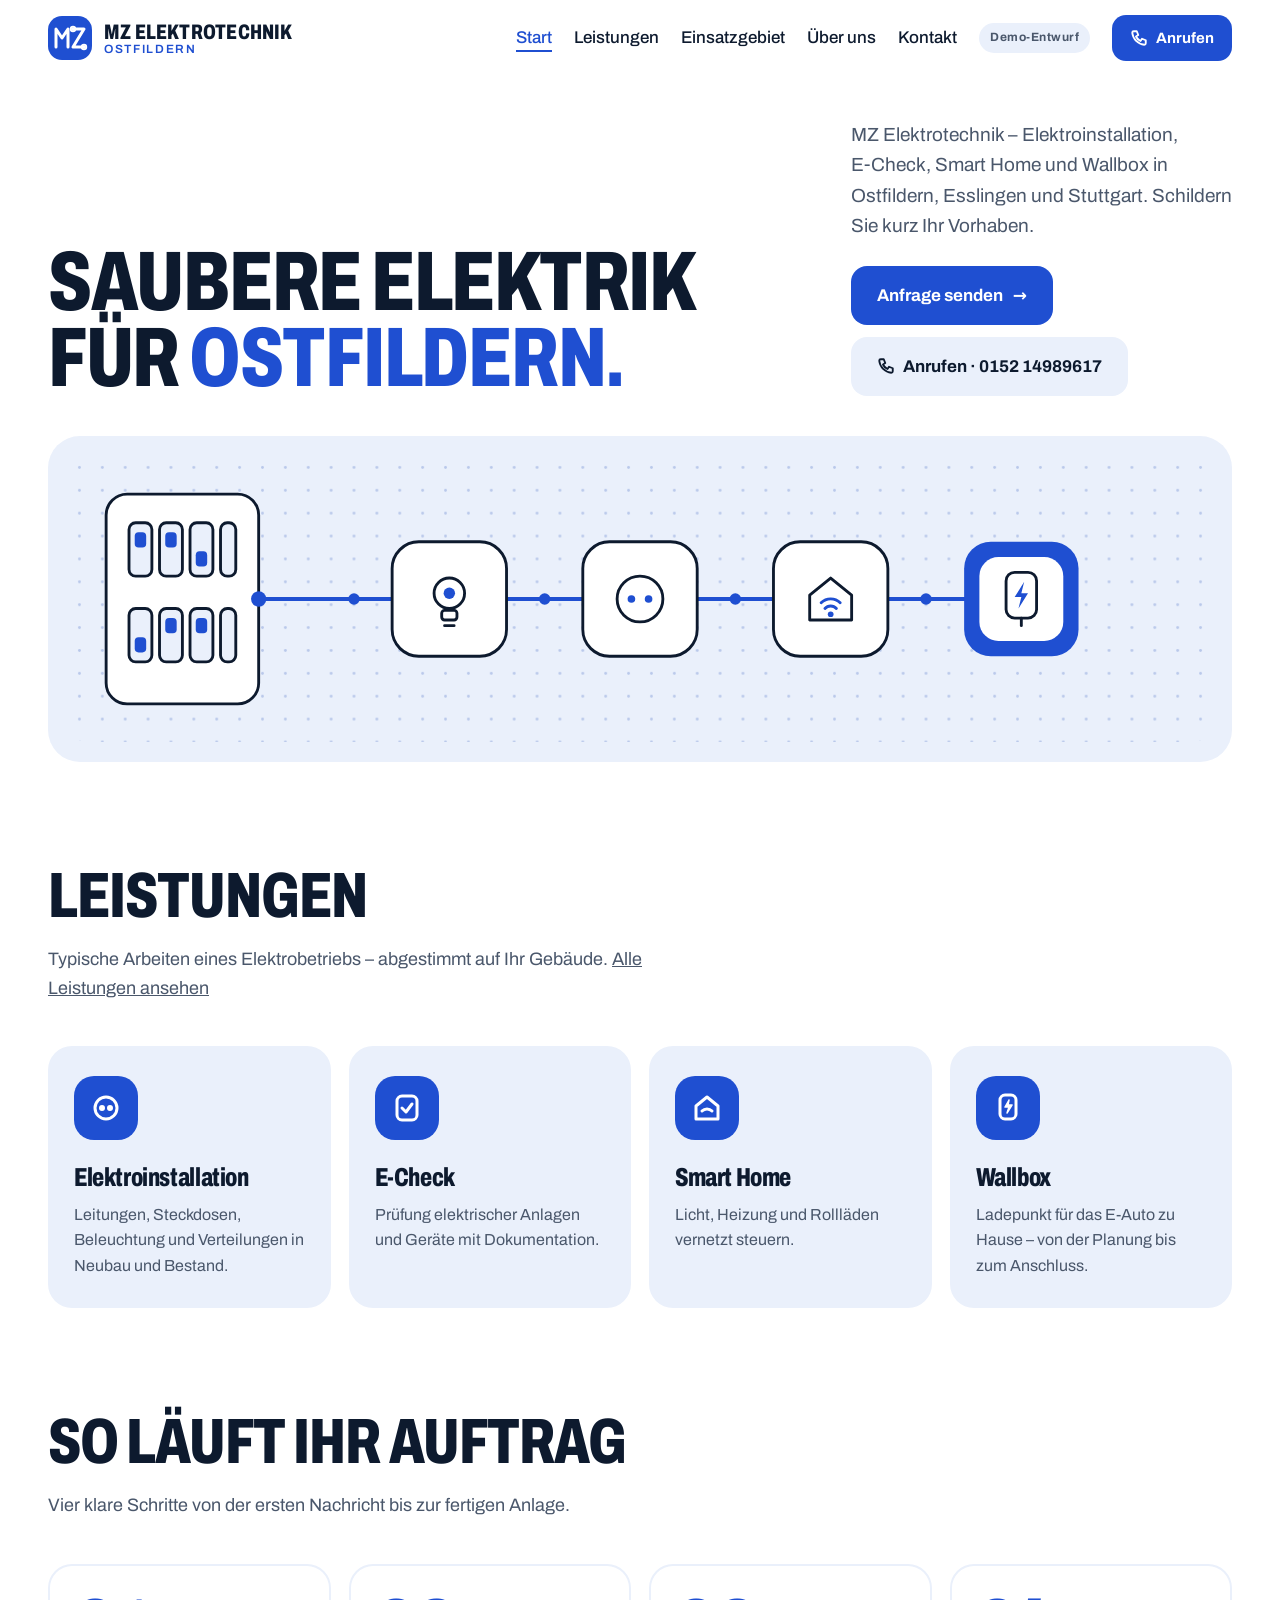
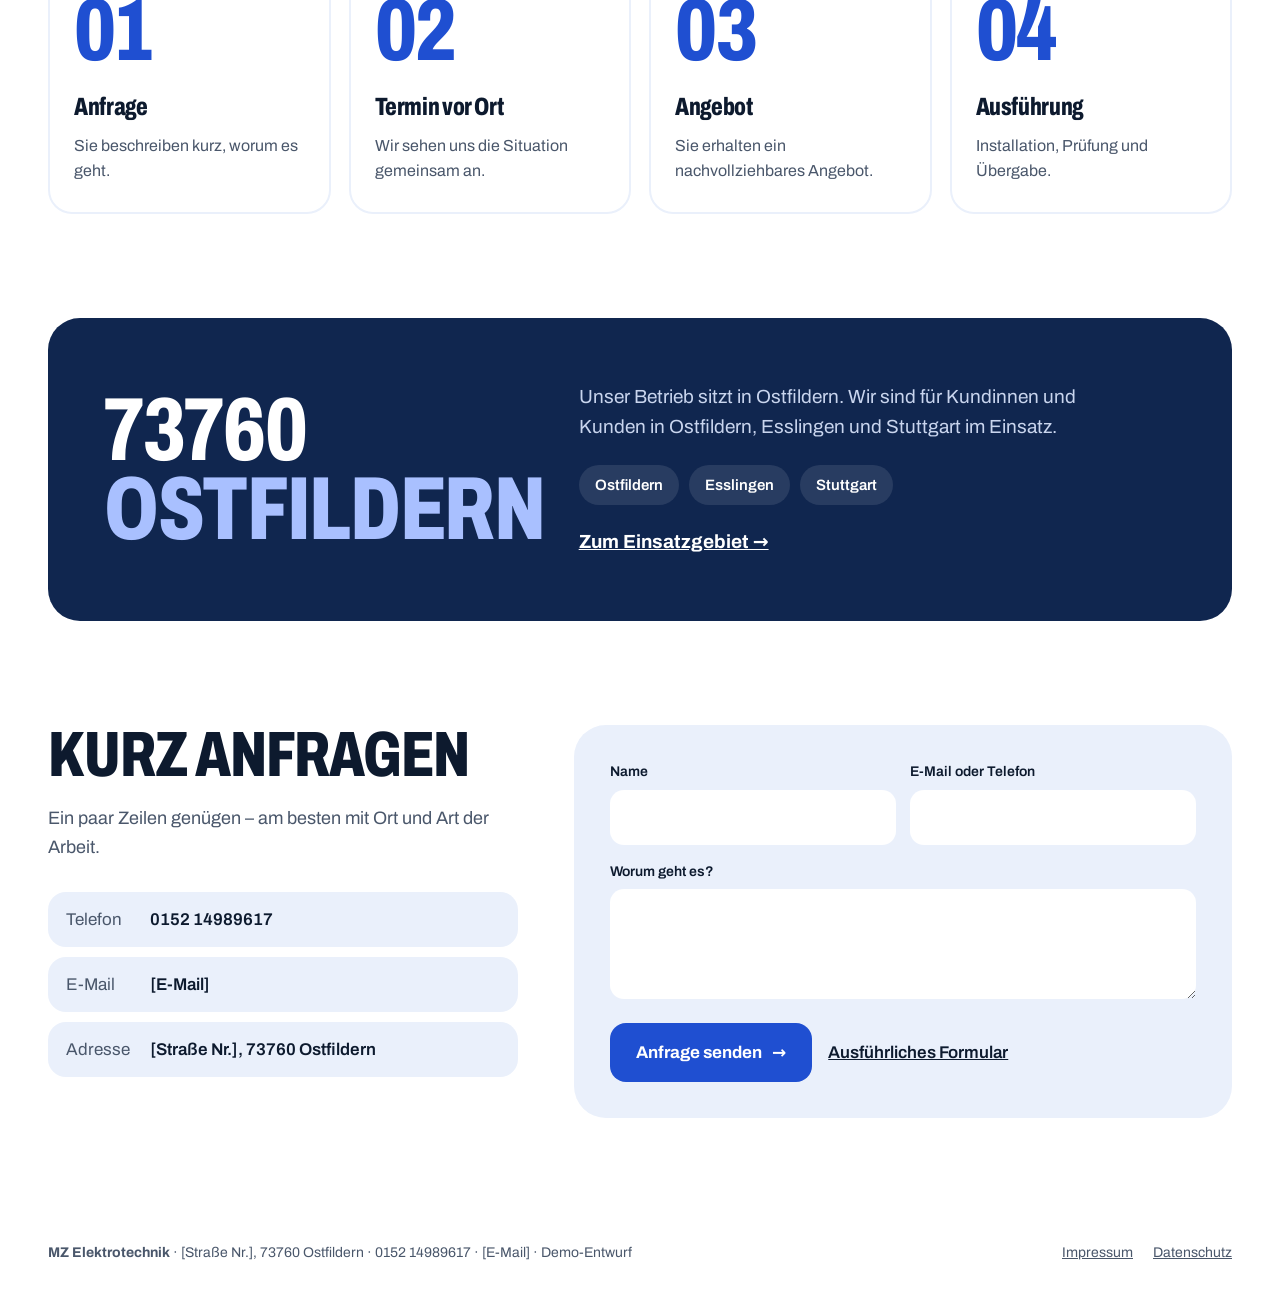
<file: index.html>
<!doctype html>
<html lang="de">
<head>
<meta charset="utf-8">
<meta name="viewport" content="width=device-width, initial-scale=1">
<title>MZ Elektrotechnik – Elektriker in Ostfildern, Esslingen & Stuttgart</title>
<meta name="description" content="MZ Elektrotechnik aus Ostfildern: Elektroinstallation, E-Check, Smart Home und Wallbox für Ostfildern, Esslingen und Stuttgart. Jetzt anfragen.">
<meta name="robots" content="noindex, nofollow">
<link rel="canonical" href="https://elektro-ostfildern-demo.vercel.app/">
<meta property="og:type" content="website"><meta property="og:locale" content="de_DE">
<meta property="og:title" content="MZ Elektrotechnik – Elektriker in Ostfildern, Esslingen & Stuttgart"><meta property="og:description" content="MZ Elektrotechnik aus Ostfildern: Elektroinstallation, E-Check, Smart Home und Wallbox für Ostfildern, Esslingen und Stuttgart. Jetzt anfragen."><meta property="og:url" content="https://elektro-ostfildern-demo.vercel.app/">
<link rel="icon" href="/favicon.svg" type="image/svg+xml">
<link rel="preload" href="/fonts/archivo-latin.woff2" as="font" type="font/woff2" crossorigin>
<link rel="stylesheet" href="/styles.css">
<script type="application/ld+json">{"@context": "https://schema.org", "@type": "Electrician", "name": "MZ Elektrotechnik", "url": "https://elektro-ostfildern-demo.vercel.app/", "telephone": "+49 152 14989617", "address": {"@type": "PostalAddress", "postalCode": "73760", "addressLocality": "Ostfildern", "addressRegion": "Baden-Württemberg", "addressCountry": "DE"}, "areaServed": [{"@type": "City", "name": "Ostfildern"}, {"@type": "City", "name": "Esslingen am Neckar"}, {"@type": "City", "name": "Stuttgart"}], "knowsAbout": ["Elektroinstallation", "E-Check", "Smart Home", "Wallbox"]}</script>
<script>if(!matchMedia('(prefers-reduced-motion: reduce)').matches)document.documentElement.classList.add('js')</script>
</head>
<body>
<svg width="0" height="0" style="position:absolute" aria-hidden="true">
 <symbol id="i-bulb" viewBox="0 0 80 80"><g fill="none" stroke="#0d1a2e" stroke-width="3" stroke-linecap="round"><circle cx="40" cy="34" r="16"/><rect x="32" y="52" width="16" height="10" rx="3"/><line x1="35" y1="68" x2="45" y2="68"/></g><circle cx="40" cy="34" r="6" fill="#1f4fd1"/></symbol>
 <symbol id="i-sock" viewBox="0 0 80 80"><circle cx="40" cy="40" r="24" fill="none" stroke="#0d1a2e" stroke-width="3"/><circle cx="31" cy="40" r="4" fill="#1f4fd1"/><circle cx="49" cy="40" r="4" fill="#1f4fd1"/></symbol>
 <symbol id="i-home" viewBox="0 0 80 80"><path d="M18 62V36L40 18L62 36V62Z" fill="none" stroke="#0d1a2e" stroke-width="3" stroke-linejoin="round"/><path d="M30 44a14 14 0 0 1 20 0M34 50a8 8 0 0 1 12 0" fill="none" stroke="#1f4fd1" stroke-width="3" stroke-linecap="round"/><circle cx="40" cy="56" r="3" fill="#1f4fd1"/></symbol>
 <symbol id="i-wall" viewBox="0 0 80 80"><rect x="24" y="12" width="32" height="48" rx="9" fill="none" stroke="#0d1a2e" stroke-width="3"/><path d="M43 22L33 38H40L37 50L47 34H40Z" fill="#1f4fd1"/><path d="M40 60V68" stroke="#0d1a2e" stroke-width="3" stroke-linecap="round"/></symbol>
</svg>
<header><div class="wrap nav">
 <a class="logo" href="/" aria-label="MZ Elektrotechnik – Startseite">
  <svg width="44" height="44" viewBox="0 0 44 44" aria-hidden="true"><rect width="44" height="44" rx="14" fill="#1f4fd1"/><g fill="none" stroke="#fff" stroke-width="3" stroke-linecap="round" stroke-linejoin="round"><path d="M8 31V13L14 22L20 13V31"/><path d="M25 13H36L25 31H36"/></g><g class="bolt" stroke="#fff" stroke-width="2"><circle cx="25" cy="13" r="2.2"/><circle cx="36" cy="31" r="2.2"/></g></svg>
  <span><b>MZ Elektrotechnik</b><small>Ostfildern</small></span>
 </a>
 <nav class="navlinks" aria-label="Hauptnavigation"><a href="/" aria-current=page>Start</a><a href="/leistungen">Leistungen</a><a href="/einsatzgebiet">Einsatzgebiet</a><a href="/ueber-uns">Über uns</a><a href="/kontakt">Kontakt</a><span class="demo-pill">Demo-Entwurf</span><a class="btn sm call" href="tel:+4915214989617"><svg width="18" height="18" viewBox="0 0 24 24" fill="none" stroke="currentColor" stroke-width="2.5" stroke-linecap="round" stroke-linejoin="round" aria-hidden="true"><path d="M5 3h4l2 5-3 2a12 12 0 0 0 6 6l2-3 5 2v4a2 2 0 0 1-2 2A18 18 0 0 1 3 5a2 2 0 0 1 2-2z"/></svg>Anrufen</a></nav>
 <details class="mnav"><summary aria-label="Menü öffnen"><i></i></summary><nav class="mpanel" aria-label="Mobile Navigation"><a href="/" aria-current=page>Start<span>→</span></a><a href="/leistungen">Leistungen<span>→</span></a><a href="/einsatzgebiet">Einsatzgebiet<span>→</span></a><a href="/ueber-uns">Über uns<span>→</span></a><a href="/kontakt">Kontakt<span>→</span></a><span class="demo-pill">Demo-Entwurf</span></nav></details>
</div></header>
<main id="top">
<div class="wrap">
 <div class="hero">
  <div class="hero-top">
   <h1>Saubere Elektrik<br>für <span>Ostfildern.</span></h1>
   <div>
    <p class="lead">MZ Elektrotechnik – Elektroinstallation, E&#8209;Check, Smart Home und Wallbox in Ostfildern, Esslingen und Stuttgart. Schildern Sie kurz Ihr Vorhaben.</p>
    <div class="ctas"><a class="btn" href="/kontakt">Anfrage senden <span class="arr">→</span></a><a class="btn ghost call" href="tel:+4915214989617"><svg width="18" height="18" viewBox="0 0 24 24" fill="none" stroke="currentColor" stroke-width="2.5" stroke-linecap="round" stroke-linejoin="round" aria-hidden="true"><path d="M5 3h4l2 5-3 2a12 12 0 0 0 6 6l2-3 5 2v4a2 2 0 0 1-2 2A18 18 0 0 1 3 5a2 2 0 0 1 2-2z"/></svg>Anrufen · 0152 14989617</a></div>
   </div>
  </div>
  <div class="scheme" aria-hidden="true">
   <svg class="d" viewBox="0 0 1200 300">
    <defs><pattern id="dots" width="24" height="24" patternUnits="userSpaceOnUse"><circle cx="12" cy="12" r="1.5" fill="#b9c8ea"/></pattern></defs>
    <rect width="1200" height="300" rx="20" fill="url(#dots)"/>
    <path class="wire" d="M200 150H1040" stroke="#1f4fd1" stroke-width="4" stroke-linecap="round" fill="none"/>
    <g><rect x="40" y="40" width="160" height="220" rx="22" fill="#fff" stroke="#0d1a2e" stroke-width="3"/>
     <g fill="#eaf0fb" stroke="#0d1a2e" stroke-width="3"><rect x="64" y="70" width="24" height="56" rx="7"/><rect x="96" y="70" width="24" height="56" rx="7"/><rect x="128" y="70" width="24" height="56" rx="7"/><rect x="160" y="70" width="16" height="56" rx="7"/>
     <rect x="64" y="160" width="24" height="56" rx="7"/><rect x="96" y="160" width="24" height="56" rx="7"/><rect x="128" y="160" width="24" height="56" rx="7"/><rect x="160" y="160" width="16" height="56" rx="7"/></g>
     <g fill="#1f4fd1"><rect x="70" y="80" width="12" height="16" rx="4"/><rect x="102" y="80" width="12" height="16" rx="4"/><rect x="134" y="100" width="12" height="16" rx="4"/><rect x="70" y="190" width="12" height="16" rx="4"/><rect x="102" y="170" width="12" height="16" rx="4"/><rect x="134" y="170" width="12" height="16" rx="4"/></g></g>
    <g fill="#1f4fd1"><circle cx="200" cy="150" r="8"/></g>
    <g class="node"><rect x="340" y="90" width="120" height="120" rx="28" fill="#fff" stroke="#0d1a2e" stroke-width="3"/><use href="#i-bulb" x="360" y="110" width="80" height="80"/></g>
    <g class="node"><rect x="540" y="90" width="120" height="120" rx="28" fill="#fff" stroke="#0d1a2e" stroke-width="3"/><use href="#i-sock" x="560" y="110" width="80" height="80"/></g>
    <g class="node"><rect x="740" y="90" width="120" height="120" rx="28" fill="#fff" stroke="#0d1a2e" stroke-width="3"/><use href="#i-home" x="760" y="110" width="80" height="80"/></g>
    <g class="node"><rect x="940" y="90" width="120" height="120" rx="28" fill="#1f4fd1"/><rect x="956" y="106" width="88" height="88" rx="20" fill="#fff"/><use href="#i-wall" x="960" y="110" width="80" height="80"/></g>
    <g fill="#1f4fd1"><circle cx="300" cy="150" r="6"/><circle cx="500" cy="150" r="6"/><circle cx="700" cy="150" r="6"/><circle cx="900" cy="150" r="6"/></g>
   </svg>
   <svg class="m" viewBox="0 0 340 220">
    <defs><pattern id="dots2" width="20" height="20" patternUnits="userSpaceOnUse"><circle cx="10" cy="10" r="1.5" fill="#b9c8ea"/></pattern></defs>
    <rect width="340" height="220" rx="16" fill="url(#dots2)"/>
    <path class="wire" d="M104 110H136M136 54V166M136 54H252M136 166H252" stroke="#1f4fd1" stroke-width="4" stroke-linecap="round" stroke-linejoin="round" fill="none"/>
    <rect x="12" y="20" width="92" height="180" rx="18" fill="#fff" stroke="#0d1a2e" stroke-width="3"/>
    <g fill="#eaf0fb" stroke="#0d1a2e" stroke-width="3"><rect x="28" y="40" width="22" height="56" rx="7"/><rect x="66" y="40" width="22" height="56" rx="7"/><rect x="28" y="124" width="22" height="56" rx="7"/><rect x="66" y="124" width="22" height="56" rx="7"/></g>
    <g fill="#1f4fd1"><rect x="33" y="48" width="12" height="16" rx="4"/><rect x="71" y="70" width="12" height="16" rx="4"/><rect x="33" y="132" width="12" height="16" rx="4"/><rect x="71" y="132" width="12" height="16" rx="4"/><circle cx="136" cy="110" r="6"/></g>
    <g fill="#fff" stroke="#0d1a2e" stroke-width="3"><rect x="150" y="16" width="76" height="76" rx="20"/><rect x="150" y="128" width="76" height="76" rx="20"/><rect x="250" y="16" width="76" height="76" rx="20"/></g>
    <rect x="250" y="128" width="76" height="76" rx="20" fill="#1f4fd1"/><rect x="258" y="136" width="60" height="60" rx="14" fill="#fff"/>
    <use href="#i-bulb" x="160" y="26" width="56" height="56"/><use href="#i-sock" x="260" y="26" width="56" height="56"/><use href="#i-home" x="160" y="138" width="56" height="56"/><use href="#i-wall" x="260" y="138" width="56" height="56"/>
   </svg>
  </div
 </div>
 <section id="leistungen">
  <h2>Leistungen</h2>
  <p class="sub">Typische Arbeiten eines Elektrobetriebs – abgestimmt auf Ihr Gebäude. <a href="/leistungen">Alle Leistungen ansehen</a></p>
  <div class="tiles">
   <div class="tile"><div class="ico"><svg width="34" height="34" viewBox="0 0 34 34" fill="none" stroke="#fff" stroke-width="3" stroke-linecap="round"><circle cx="17" cy="17" r="11"/><circle cx="13" cy="17" r="1.5" fill="#fff"/><circle cx="21" cy="17" r="1.5" fill="#fff"/></svg></div><h3>Elektro&shy;installation</h3><p>Leitungen, Steckdosen, Beleuchtung und Verteilungen in Neubau und Bestand.</p></div>
   <div class="tile"><div class="ico"><svg width="34" height="34" viewBox="0 0 34 34" fill="none" stroke="#fff" stroke-width="3" stroke-linecap="round" stroke-linejoin="round"><rect x="7" y="5" width="20" height="24" rx="5"/><path d="M12 17l4 4 6-8"/></svg></div><h3>E-Check</h3><p>Prüfung elektrischer Anlagen und Geräte mit Dokumentation.</p></div>
   <div class="tile"><div class="ico"><svg width="34" height="34" viewBox="0 0 34 34" fill="none" stroke="#fff" stroke-width="3" stroke-linecap="round" stroke-linejoin="round"><path d="M6 28V15L17 6L28 15V28Z"/><path d="M12 20a7 7 0 0 1 10 0"/></svg></div><h3>Smart Home</h3><p>Licht, Heizung und Rollläden vernetzt steuern.</p></div>
   <div class="tile"><div class="ico"><svg width="34" height="34" viewBox="0 0 34 34" fill="none" stroke="#fff" stroke-width="3" stroke-linejoin="round"><rect x="9" y="4" width="16" height="24" rx="5"/><path d="M18 9l-4 7h4l-2 6 5-8h-4z" fill="#fff" stroke-width="1.5"/></svg></div><h3>Wallbox</h3><p>Ladepunkt für das E-Auto zu Hause – von der Planung bis zum Anschluss.</p></div>
  </div>
 </section>
 <section id="ablauf">
  <h2>So läuft Ihr Auftrag</h2>
  <p class="sub">Vier klare Schritte von der ersten Nachricht bis zur fertigen Anlage.</p>
  <div class="steps">
   <div class="step"><div class="num">01</div><h3>Anfrage</h3><p>Sie beschreiben kurz, worum es geht.</p></div>
   <div class="step"><div class="num">02</div><h3>Termin vor Ort</h3><p>Wir sehen uns die Situation gemeinsam an.</p></div>
   <div class="step"><div class="num">03</div><h3>Angebot</h3><p>Sie erhalten ein nachvollziehbares Angebot.</p></div>
   <div class="step"><div class="num">04</div><h3>Ausführung</h3><p>Installation, Prüfung und Übergabe.</p></div>
  </div>
 </section>
 <div class="area">
  <div class="big">73760<br><span>Ostfildern</span></div>
  <div><p>Unser Betrieb sitzt in Ostfildern. Wir sind für Kundinnen und Kunden in Ostfildern, Esslingen und Stuttgart im Einsatz.</p>
   <div class="chips"><span>Ostfildern</span><span>Esslingen</span><span>Stuttgart</span></div>
   <p style="margin-top:22px"><a href="/einsatzgebiet" style="color:#fff;font-weight:700">Zum Einsatzgebiet →</a></p></div>
 </div>
 <section id="kontakt">
  <div class="contact">
   <div>
    <h2>Kurz anfragen</h2>
    <p class="sub">Ein paar Zeilen genügen – am besten mit Ort und Art der Arbeit.</p>
    <ul><li><em>Telefon</em>0152 14989617</li><li><em>E-Mail</em>[E-Mail]</li><li><em>Adresse</em>[Straße Nr.], 73760 Ostfildern</li></ul>
   </div>
   <form class="form demo" novalidate>
    <div class="fields">
     <div class="row"><div><label for="n">Name</label><input id="n" autocomplete="name"></div><div><label for="e">E-Mail oder Telefon</label><input id="e"></div></div>
     <label for="m">Worum geht es?</label><textarea id="m" rows="3"></textarea>
     <button class="btn" type="submit">Anfrage senden <span class="arr">→</span></button><a class="more" href="/kontakt">Ausführliches Formular</a>
    </div><div class="done" role="status" aria-live="polite"><p class="big">Demo – Formular wird bei Go-live angeschlossen.</p><p style="color:var(--muted)">In dieser Vorschau wird keine Anfrage verschickt.</p></div>
   </form>
  </div>
 </section>
</div>
</main>
<footer><span><b>MZ Elektrotechnik</b> · [Straße Nr.], 73760 Ostfildern · 0152 14989617 · [E-Mail] · Demo-Entwurf</span><span class="links"><a href="/impressum">Impressum</a><a href="/datenschutz">Datenschutz</a></span></footer>
<div class="callbar"><a class="btn call" href="tel:+4915214989617"><svg width="18" height="18" viewBox="0 0 24 24" fill="none" stroke="currentColor" stroke-width="2.5" stroke-linecap="round" stroke-linejoin="round" aria-hidden="true"><path d="M5 3h4l2 5-3 2a12 12 0 0 0 6 6l2-3 5 2v4a2 2 0 0 1-2 2A18 18 0 0 1 3 5a2 2 0 0 1 2-2z"/></svg>Anrufen <small>0152 14989617</small></a><a class="btn ghost" href="/kontakt">Anfrage</a></div>
<script>
document.querySelectorAll('form.demo').forEach(function(f){f.addEventListener('submit',function(e){e.preventDefault();f.classList.add('sent');});});
</script>
</body>
</html>
</file>
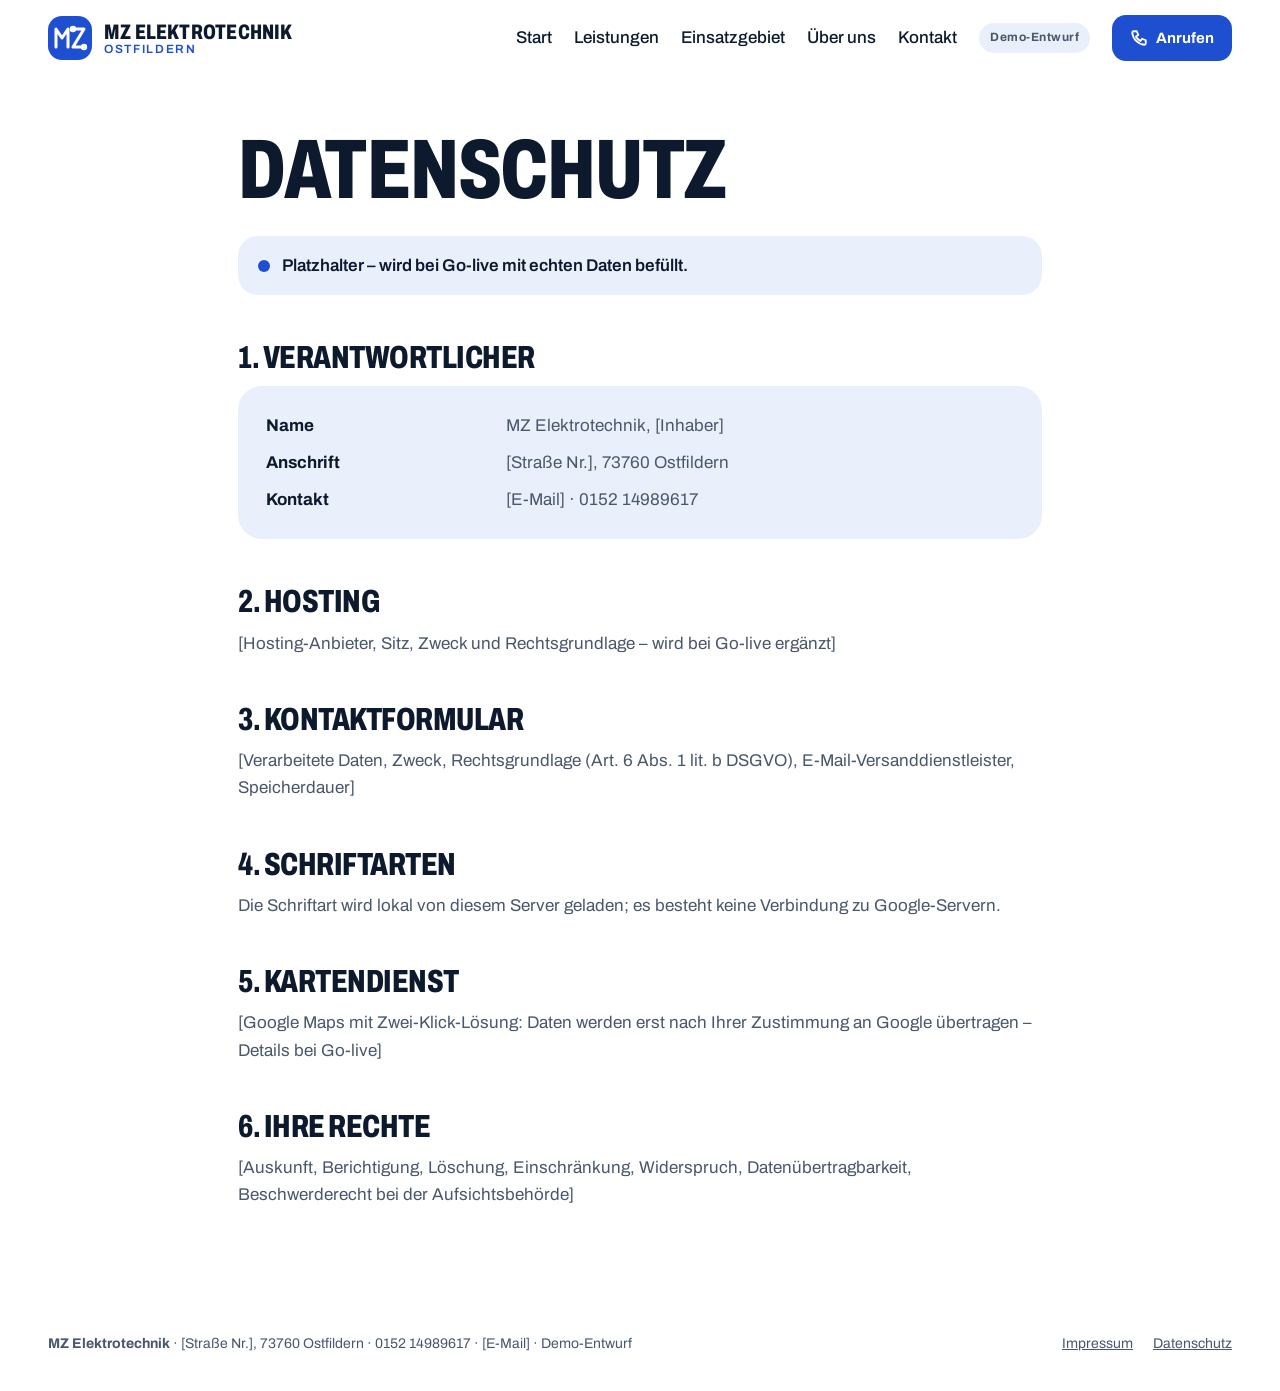
<file: datenschutz.html>
<!doctype html>
<html lang="de">
<head>
<meta charset="utf-8">
<meta name="viewport" content="width=device-width, initial-scale=1">
<title>Datenschutz | MZ Elektrotechnik</title>
<meta name="description" content="Datenschutzerklärung von MZ Elektrotechnik, Ostfildern (Platzhalter).">
<meta name="robots" content="noindex, nofollow">
<link rel="canonical" href="https://elektro-ostfildern-demo.vercel.app/datenschutz">
<meta property="og:type" content="website"><meta property="og:locale" content="de_DE">
<meta property="og:title" content="Datenschutz | MZ Elektrotechnik"><meta property="og:description" content="Datenschutzerklärung von MZ Elektrotechnik, Ostfildern (Platzhalter)."><meta property="og:url" content="https://elektro-ostfildern-demo.vercel.app/datenschutz">
<link rel="icon" href="/favicon.svg" type="image/svg+xml">
<link rel="preload" href="/fonts/archivo-latin.woff2" as="font" type="font/woff2" crossorigin>
<link rel="stylesheet" href="/styles.css">

<script>if(!matchMedia('(prefers-reduced-motion: reduce)').matches)document.documentElement.classList.add('js')</script>
</head>
<body>
<svg width="0" height="0" style="position:absolute" aria-hidden="true">
 <symbol id="i-bulb" viewBox="0 0 80 80"><g fill="none" stroke="#0d1a2e" stroke-width="3" stroke-linecap="round"><circle cx="40" cy="34" r="16"/><rect x="32" y="52" width="16" height="10" rx="3"/><line x1="35" y1="68" x2="45" y2="68"/></g><circle cx="40" cy="34" r="6" fill="#1f4fd1"/></symbol>
 <symbol id="i-sock" viewBox="0 0 80 80"><circle cx="40" cy="40" r="24" fill="none" stroke="#0d1a2e" stroke-width="3"/><circle cx="31" cy="40" r="4" fill="#1f4fd1"/><circle cx="49" cy="40" r="4" fill="#1f4fd1"/></symbol>
 <symbol id="i-home" viewBox="0 0 80 80"><path d="M18 62V36L40 18L62 36V62Z" fill="none" stroke="#0d1a2e" stroke-width="3" stroke-linejoin="round"/><path d="M30 44a14 14 0 0 1 20 0M34 50a8 8 0 0 1 12 0" fill="none" stroke="#1f4fd1" stroke-width="3" stroke-linecap="round"/><circle cx="40" cy="56" r="3" fill="#1f4fd1"/></symbol>
 <symbol id="i-wall" viewBox="0 0 80 80"><rect x="24" y="12" width="32" height="48" rx="9" fill="none" stroke="#0d1a2e" stroke-width="3"/><path d="M43 22L33 38H40L37 50L47 34H40Z" fill="#1f4fd1"/><path d="M40 60V68" stroke="#0d1a2e" stroke-width="3" stroke-linecap="round"/></symbol>
</svg>
<header><div class="wrap nav">
 <a class="logo" href="/" aria-label="MZ Elektrotechnik – Startseite">
  <svg width="44" height="44" viewBox="0 0 44 44" aria-hidden="true"><rect width="44" height="44" rx="14" fill="#1f4fd1"/><g fill="none" stroke="#fff" stroke-width="3" stroke-linecap="round" stroke-linejoin="round"><path d="M8 31V13L14 22L20 13V31"/><path d="M25 13H36L25 31H36"/></g><g class="bolt" stroke="#fff" stroke-width="2"><circle cx="25" cy="13" r="2.2"/><circle cx="36" cy="31" r="2.2"/></g></svg>
  <span><b>MZ Elektrotechnik</b><small>Ostfildern</small></span>
 </a>
 <nav class="navlinks" aria-label="Hauptnavigation"><a href="/">Start</a><a href="/leistungen">Leistungen</a><a href="/einsatzgebiet">Einsatzgebiet</a><a href="/ueber-uns">Über uns</a><a href="/kontakt">Kontakt</a><span class="demo-pill">Demo-Entwurf</span><a class="btn sm call" href="tel:+4915214989617"><svg width="18" height="18" viewBox="0 0 24 24" fill="none" stroke="currentColor" stroke-width="2.5" stroke-linecap="round" stroke-linejoin="round" aria-hidden="true"><path d="M5 3h4l2 5-3 2a12 12 0 0 0 6 6l2-3 5 2v4a2 2 0 0 1-2 2A18 18 0 0 1 3 5a2 2 0 0 1 2-2z"/></svg>Anrufen</a></nav>
 <details class="mnav"><summary aria-label="Menü öffnen"><i></i></summary><nav class="mpanel" aria-label="Mobile Navigation"><a href="/">Start<span>→</span></a><a href="/leistungen">Leistungen<span>→</span></a><a href="/einsatzgebiet">Einsatzgebiet<span>→</span></a><a href="/ueber-uns">Über uns<span>→</span></a><a href="/kontakt">Kontakt<span>→</span></a><span class="demo-pill">Demo-Entwurf</span></nav></details>
</div></header>
<main id="top">
<div class="wrap legal">
 <div class="phero"><h1>Datenschutz</h1></div><div class="phbanner"><i></i>Platzhalter – wird bei Go-live mit echten Daten befüllt.</div>
 <h2>1. Verantwortlicher</h2><dl><dt>Name</dt><dd>MZ Elektrotechnik, [Inhaber]</dd><dt>Anschrift</dt><dd>[Straße Nr.], 73760 Ostfildern</dd><dt>Kontakt</dt><dd>[E-Mail] · 0152 14989617</dd></dl>
 <h2>2. Hosting</h2><p>[Hosting-Anbieter, Sitz, Zweck und Rechtsgrundlage – wird bei Go-live ergänzt]</p>
 <h2>3. Kontaktformular</h2><p>[Verarbeitete Daten, Zweck, Rechtsgrundlage (Art. 6 Abs. 1 lit. b DSGVO), E-Mail-Versanddienstleister, Speicherdauer]</p>
 <h2>4. Schriftarten</h2><p>Die Schriftart wird lokal von diesem Server geladen; es besteht keine Verbindung zu Google-Servern.</p>
 <h2>5. Kartendienst</h2><p>[Google Maps mit Zwei-Klick-Lösung: Daten werden erst nach Ihrer Zustimmung an Google übertragen – Details bei Go-live]</p>
 <h2>6. Ihre Rechte</h2><p>[Auskunft, Berichtigung, Löschung, Einschränkung, Widerspruch, Datenübertragbarkeit, Beschwerderecht bei der Aufsichtsbehörde]</p>
</div>
</main>
<footer><span><b>MZ Elektrotechnik</b> · [Straße Nr.], 73760 Ostfildern · 0152 14989617 · [E-Mail] · Demo-Entwurf</span><span class="links"><a href="/impressum">Impressum</a><a href="/datenschutz">Datenschutz</a></span></footer>
<div class="callbar"><a class="btn call" href="tel:+4915214989617"><svg width="18" height="18" viewBox="0 0 24 24" fill="none" stroke="currentColor" stroke-width="2.5" stroke-linecap="round" stroke-linejoin="round" aria-hidden="true"><path d="M5 3h4l2 5-3 2a12 12 0 0 0 6 6l2-3 5 2v4a2 2 0 0 1-2 2A18 18 0 0 1 3 5a2 2 0 0 1 2-2z"/></svg>Anrufen <small>0152 14989617</small></a><a class="btn ghost" href="/kontakt">Anfrage</a></div>
<script>
document.querySelectorAll('form.demo').forEach(function(f){f.addEventListener('submit',function(e){e.preventDefault();f.classList.add('sent');});});
</script>
</body>
</html>
</file>
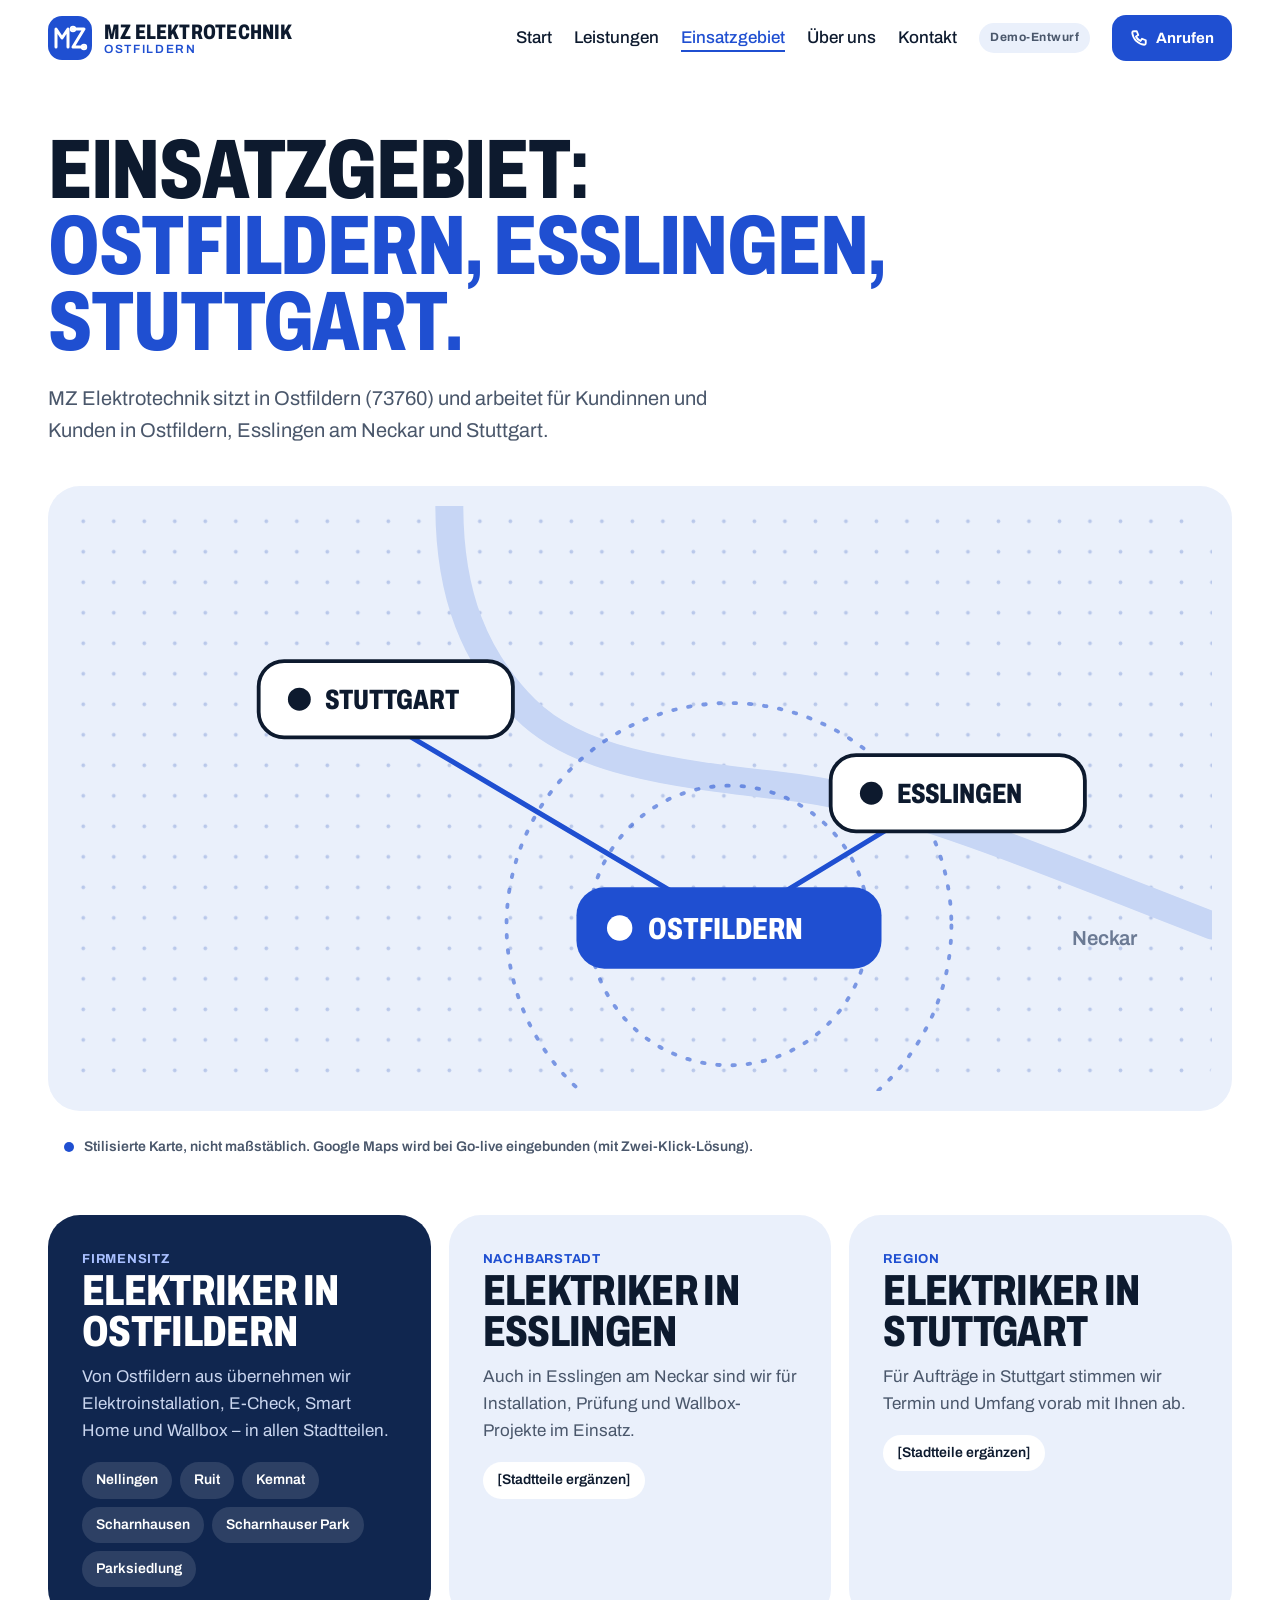
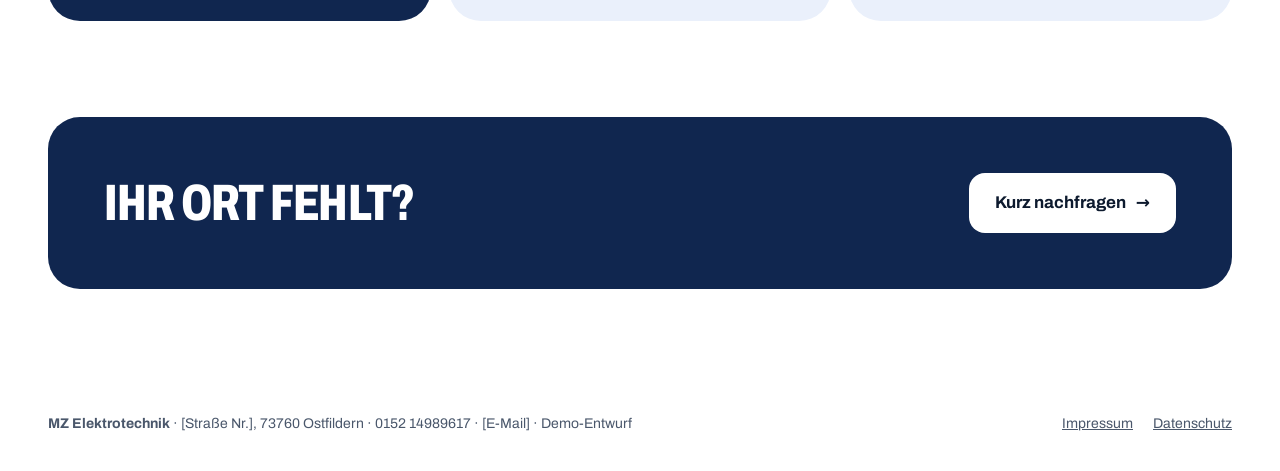
<file: einsatzgebiet.html>
<!doctype html>
<html lang="de">
<head>
<meta charset="utf-8">
<meta name="viewport" content="width=device-width, initial-scale=1">
<title>Elektriker für Ostfildern, Esslingen & Stuttgart – Einsatzgebiet | MZ Elektrotechnik</title>
<meta name="description" content="Einsatzgebiet von MZ Elektrotechnik: Elektriker in Ostfildern, Esslingen am Neckar und Stuttgart für Installation, E-Check, Smart Home und Wallbox.">
<meta name="robots" content="noindex, nofollow">
<link rel="canonical" href="https://elektro-ostfildern-demo.vercel.app/einsatzgebiet">
<meta property="og:type" content="website"><meta property="og:locale" content="de_DE">
<meta property="og:title" content="Elektriker für Ostfildern, Esslingen & Stuttgart – Einsatzgebiet | MZ Elektrotechnik"><meta property="og:description" content="Einsatzgebiet von MZ Elektrotechnik: Elektriker in Ostfildern, Esslingen am Neckar und Stuttgart für Installation, E-Check, Smart Home und Wallbox."><meta property="og:url" content="https://elektro-ostfildern-demo.vercel.app/einsatzgebiet">
<link rel="icon" href="/favicon.svg" type="image/svg+xml">
<link rel="preload" href="/fonts/archivo-latin.woff2" as="font" type="font/woff2" crossorigin>
<link rel="stylesheet" href="/styles.css">

<script>if(!matchMedia('(prefers-reduced-motion: reduce)').matches)document.documentElement.classList.add('js')</script>
</head>
<body>
<svg width="0" height="0" style="position:absolute" aria-hidden="true">
 <symbol id="i-bulb" viewBox="0 0 80 80"><g fill="none" stroke="#0d1a2e" stroke-width="3" stroke-linecap="round"><circle cx="40" cy="34" r="16"/><rect x="32" y="52" width="16" height="10" rx="3"/><line x1="35" y1="68" x2="45" y2="68"/></g><circle cx="40" cy="34" r="6" fill="#1f4fd1"/></symbol>
 <symbol id="i-sock" viewBox="0 0 80 80"><circle cx="40" cy="40" r="24" fill="none" stroke="#0d1a2e" stroke-width="3"/><circle cx="31" cy="40" r="4" fill="#1f4fd1"/><circle cx="49" cy="40" r="4" fill="#1f4fd1"/></symbol>
 <symbol id="i-home" viewBox="0 0 80 80"><path d="M18 62V36L40 18L62 36V62Z" fill="none" stroke="#0d1a2e" stroke-width="3" stroke-linejoin="round"/><path d="M30 44a14 14 0 0 1 20 0M34 50a8 8 0 0 1 12 0" fill="none" stroke="#1f4fd1" stroke-width="3" stroke-linecap="round"/><circle cx="40" cy="56" r="3" fill="#1f4fd1"/></symbol>
 <symbol id="i-wall" viewBox="0 0 80 80"><rect x="24" y="12" width="32" height="48" rx="9" fill="none" stroke="#0d1a2e" stroke-width="3"/><path d="M43 22L33 38H40L37 50L47 34H40Z" fill="#1f4fd1"/><path d="M40 60V68" stroke="#0d1a2e" stroke-width="3" stroke-linecap="round"/></symbol>
</svg>
<header><div class="wrap nav">
 <a class="logo" href="/" aria-label="MZ Elektrotechnik – Startseite">
  <svg width="44" height="44" viewBox="0 0 44 44" aria-hidden="true"><rect width="44" height="44" rx="14" fill="#1f4fd1"/><g fill="none" stroke="#fff" stroke-width="3" stroke-linecap="round" stroke-linejoin="round"><path d="M8 31V13L14 22L20 13V31"/><path d="M25 13H36L25 31H36"/></g><g class="bolt" stroke="#fff" stroke-width="2"><circle cx="25" cy="13" r="2.2"/><circle cx="36" cy="31" r="2.2"/></g></svg>
  <span><b>MZ Elektrotechnik</b><small>Ostfildern</small></span>
 </a>
 <nav class="navlinks" aria-label="Hauptnavigation"><a href="/">Start</a><a href="/leistungen">Leistungen</a><a href="/einsatzgebiet" aria-current=page>Einsatzgebiet</a><a href="/ueber-uns">Über uns</a><a href="/kontakt">Kontakt</a><span class="demo-pill">Demo-Entwurf</span><a class="btn sm call" href="tel:+4915214989617"><svg width="18" height="18" viewBox="0 0 24 24" fill="none" stroke="currentColor" stroke-width="2.5" stroke-linecap="round" stroke-linejoin="round" aria-hidden="true"><path d="M5 3h4l2 5-3 2a12 12 0 0 0 6 6l2-3 5 2v4a2 2 0 0 1-2 2A18 18 0 0 1 3 5a2 2 0 0 1 2-2z"/></svg>Anrufen</a></nav>
 <details class="mnav"><summary aria-label="Menü öffnen"><i></i></summary><nav class="mpanel" aria-label="Mobile Navigation"><a href="/">Start<span>→</span></a><a href="/leistungen">Leistungen<span>→</span></a><a href="/einsatzgebiet" aria-current=page>Einsatzgebiet<span>→</span></a><a href="/ueber-uns">Über uns<span>→</span></a><a href="/kontakt">Kontakt<span>→</span></a><span class="demo-pill">Demo-Entwurf</span></nav></details>
</div></header>
<main id="top">
<div class="wrap">
 <div class="phero"><h1>Einsatzgebiet:<br><span style="color:var(--acc)">Ostfildern, Esslingen, Stuttgart.</span></h1>
 <p class="intro">MZ Elektrotechnik sitzt in Ostfildern (73760) und arbeitet für Kundinnen und Kunden in Ostfildern, Esslingen am Neckar und Stuttgart.</p></div>
 <div class="map"><div class="md"><svg viewBox="0 0 900 460" role="img" aria-label="Stilisierte Karte des Einsatzgebiets mit Stuttgart, Esslingen und Ostfildern">
 <defs><pattern id="mdots" width="24" height="24" patternUnits="userSpaceOnUse"><circle cx="12" cy="12" r="1.5" fill="#b9c8ea"/></pattern></defs>
 <rect width="900" height="460" rx="22" fill="url(#mdots)"/>
 <path d="M300 0C300 70 320 120 360 160S470 210 560 220S720 260 900 330" fill="none" stroke="#c7d6f5" stroke-width="22" stroke-linecap="round"/>
 <text x="790" y="345" font-size="16" font-weight="600" fill="#6b7a94">Neckar</text>
 <g fill="none" stroke="#1f4fd1" stroke-width="3" stroke-dasharray="2 10" stroke-linecap="round" opacity=".55"><circle cx="520" cy="330" r="110"/><circle cx="520" cy="330" r="175"/></g>
 <g fill="none" stroke="#1f4fd1" stroke-width="4" stroke-linecap="round"><path class="wire" d="M520 330L250 170"/><path class="wire" d="M520 330L660 245"/></g>
 <g class="pin"><rect x="150" y="122" width="200" height="60" rx="20" fill="#fff" stroke="#0d1a2e" stroke-width="3"/><circle cx="182" cy="152" r="9" fill="#0d1a2e"/><text x="202" y="160" font-size="22" font-weight="800" font-stretch="72%" fill="#0d1a2e">STUTTGART</text></g>
 <g class="pin"><rect x="600" y="196" width="200" height="60" rx="20" fill="#fff" stroke="#0d1a2e" stroke-width="3"/><circle cx="632" cy="226" r="9" fill="#0d1a2e"/><text x="652" y="234" font-size="22" font-weight="800" font-stretch="72%" fill="#0d1a2e">ESSLINGEN</text></g>
 <g class="pin"><rect x="400" y="300" width="240" height="64" rx="22" fill="#1f4fd1"/><circle cx="434" cy="332" r="10" fill="#fff"/><text x="456" y="341" font-size="24" font-weight="800" font-stretch="72%" fill="#fff">OSTFILDERN</text></g>
</svg></div><div class="mm"><svg viewBox="0 0 360 320" role="img" aria-label="Stilisierte Karte des Einsatzgebiets">
 <defs><pattern id="mdots2" width="20" height="20" patternUnits="userSpaceOnUse"><circle cx="10" cy="10" r="1.5" fill="#b9c8ea"/></pattern></defs>
 <rect width="360" height="320" rx="16" fill="url(#mdots2)"/>
 <path d="M90 0C90 50 110 90 150 110S260 130 360 190" fill="none" stroke="#c7d6f5" stroke-width="16" stroke-linecap="round"/>
 <g fill="none" stroke="#1f4fd1" stroke-width="3" stroke-dasharray="2 9" stroke-linecap="round" opacity=".55"><circle cx="180" cy="236" r="70"/><circle cx="180" cy="236" r="118"/></g>
 <g fill="none" stroke="#1f4fd1" stroke-width="4" stroke-linecap="round"><path class="wire" d="M180 236L100 90"/><path class="wire" d="M180 236L270 160"/></g>
 <g class="pin"><rect x="22" y="64" width="160" height="52" rx="18" fill="#fff" stroke="#0d1a2e" stroke-width="3"/><circle cx="48" cy="90" r="8" fill="#0d1a2e"/><text x="64" y="98" font-size="21" font-weight="800" font-stretch="72%" fill="#0d1a2e">STUTTGART</text></g>
 <g class="pin"><rect x="186" y="134" width="160" height="52" rx="18" fill="#fff" stroke="#0d1a2e" stroke-width="3"/><circle cx="212" cy="160" r="8" fill="#0d1a2e"/><text x="228" y="168" font-size="21" font-weight="800" font-stretch="72%" fill="#0d1a2e">ESSLINGEN</text></g>
 <g class="pin"><rect x="80" y="208" width="200" height="56" rx="20" fill="#1f4fd1"/><circle cx="108" cy="236" r="9" fill="#fff"/><text x="126" y="245" font-size="23" font-weight="800" font-stretch="72%" fill="#fff">OSTFILDERN</text></g>
</svg></div></div>
 <p class="note"><i></i>Stilisierte Karte, nicht maßstäblich. Google Maps wird bei Go-live eingebunden (mit Zwei-Klick-Lösung).</p>
 <div class="places">
  <article><div class="tag">Firmensitz</div><h2>Elektriker in Ostfildern</h2><p>Von Ostfildern aus übernehmen wir Elektroinstallation, E-Check, Smart Home und Wallbox – in allen Stadtteilen.</p><div class="chips"><span>Nellingen</span><span>Ruit</span><span>Kemnat</span><span>Scharnhausen</span><span>Scharnhauser Park</span><span>Parksiedlung</span></div></article>
  <article><div class="tag">Nachbarstadt</div><h2>Elektriker in Esslingen</h2><p>Auch in Esslingen am Neckar sind wir für Installation, Prüfung und Wallbox-Projekte im Einsatz.</p><div class="chips"><span>[Stadtteile ergänzen]</span></div></article>
  <article><div class="tag">Region</div><h2>Elektriker in Stuttgart</h2><p>Für Aufträge in Stuttgart stimmen wir Termin und Umfang vorab mit Ihnen ab.</p><div class="chips"><span>[Stadtteile ergänzen]</span></div></article>
 </div>
 <div class="cta"><div class="big">Ihr Ort fehlt?</div><a class="btn" href="/kontakt">Kurz nachfragen <span class="arr">→</span></a></div>
</div>
</main>
<footer><span><b>MZ Elektrotechnik</b> · [Straße Nr.], 73760 Ostfildern · 0152 14989617 · [E-Mail] · Demo-Entwurf</span><span class="links"><a href="/impressum">Impressum</a><a href="/datenschutz">Datenschutz</a></span></footer>
<div class="callbar"><a class="btn call" href="tel:+4915214989617"><svg width="18" height="18" viewBox="0 0 24 24" fill="none" stroke="currentColor" stroke-width="2.5" stroke-linecap="round" stroke-linejoin="round" aria-hidden="true"><path d="M5 3h4l2 5-3 2a12 12 0 0 0 6 6l2-3 5 2v4a2 2 0 0 1-2 2A18 18 0 0 1 3 5a2 2 0 0 1 2-2z"/></svg>Anrufen <small>0152 14989617</small></a><a class="btn ghost" href="/kontakt">Anfrage</a></div>
<script>
document.querySelectorAll('form.demo').forEach(function(f){f.addEventListener('submit',function(e){e.preventDefault();f.classList.add('sent');});});
</script>
</body>
</html>
</file>
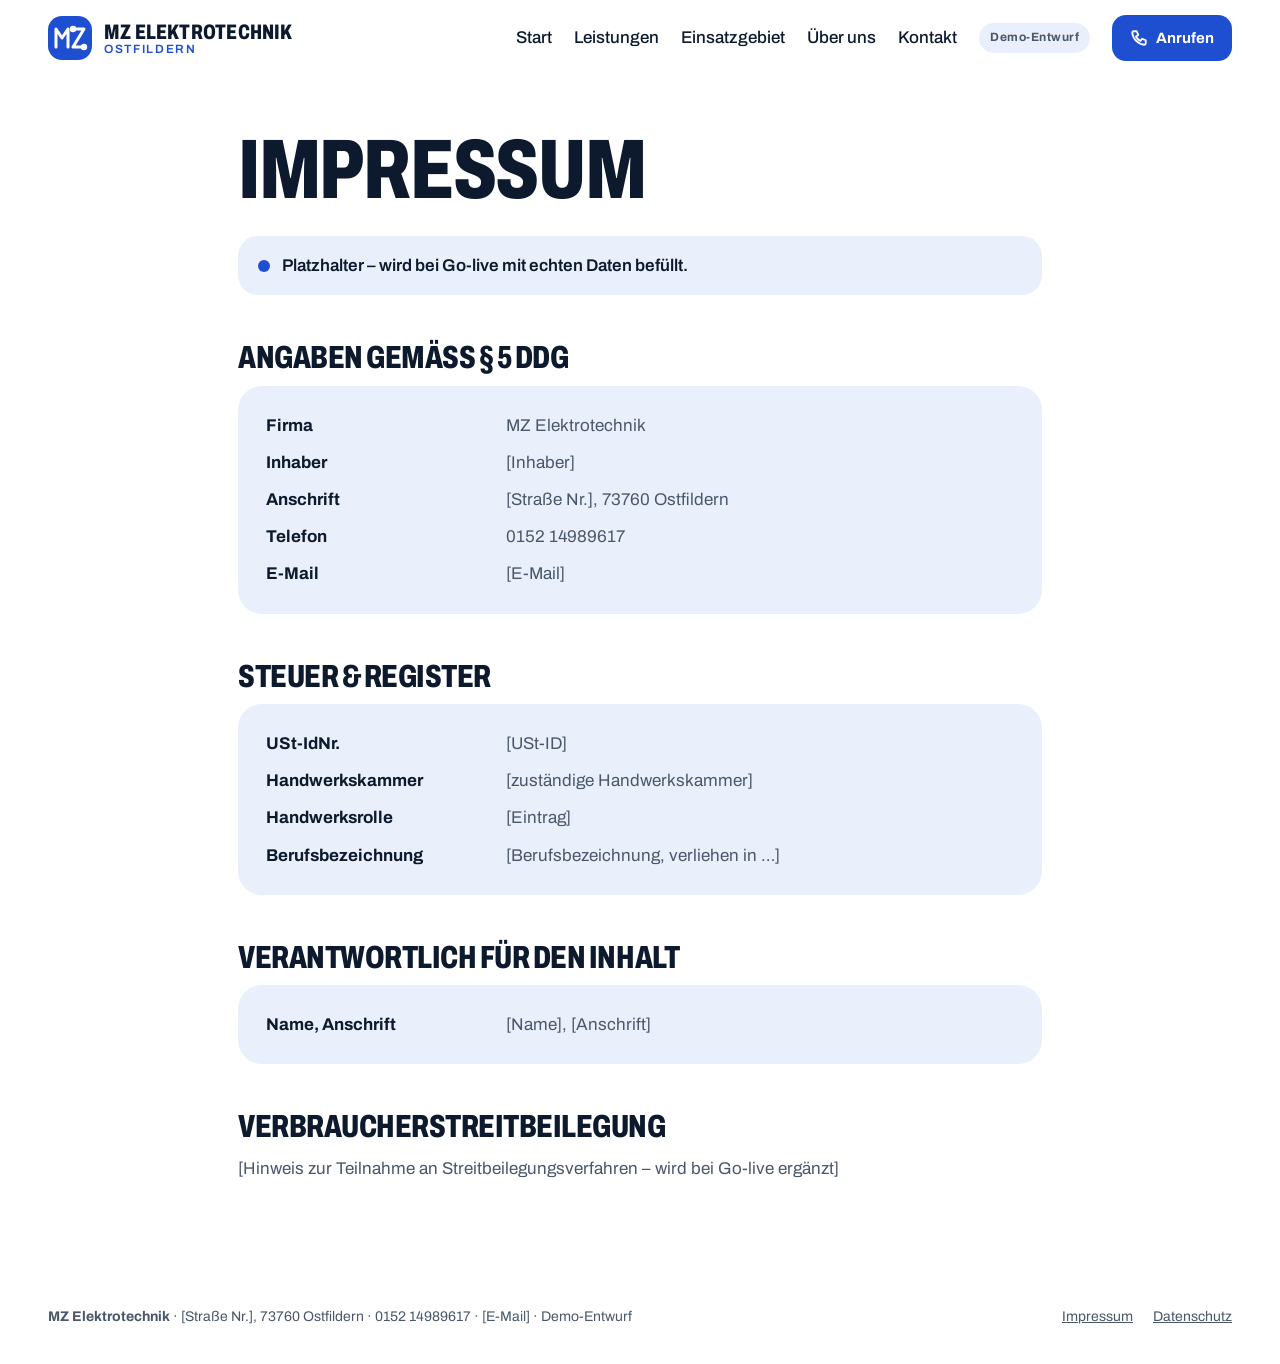
<file: impressum.html>
<!doctype html>
<html lang="de">
<head>
<meta charset="utf-8">
<meta name="viewport" content="width=device-width, initial-scale=1">
<title>Impressum | MZ Elektrotechnik</title>
<meta name="description" content="Impressum von MZ Elektrotechnik, Ostfildern (Platzhalter).">
<meta name="robots" content="noindex, nofollow">
<link rel="canonical" href="https://elektro-ostfildern-demo.vercel.app/impressum">
<meta property="og:type" content="website"><meta property="og:locale" content="de_DE">
<meta property="og:title" content="Impressum | MZ Elektrotechnik"><meta property="og:description" content="Impressum von MZ Elektrotechnik, Ostfildern (Platzhalter)."><meta property="og:url" content="https://elektro-ostfildern-demo.vercel.app/impressum">
<link rel="icon" href="/favicon.svg" type="image/svg+xml">
<link rel="preload" href="/fonts/archivo-latin.woff2" as="font" type="font/woff2" crossorigin>
<link rel="stylesheet" href="/styles.css">

<script>if(!matchMedia('(prefers-reduced-motion: reduce)').matches)document.documentElement.classList.add('js')</script>
</head>
<body>
<svg width="0" height="0" style="position:absolute" aria-hidden="true">
 <symbol id="i-bulb" viewBox="0 0 80 80"><g fill="none" stroke="#0d1a2e" stroke-width="3" stroke-linecap="round"><circle cx="40" cy="34" r="16"/><rect x="32" y="52" width="16" height="10" rx="3"/><line x1="35" y1="68" x2="45" y2="68"/></g><circle cx="40" cy="34" r="6" fill="#1f4fd1"/></symbol>
 <symbol id="i-sock" viewBox="0 0 80 80"><circle cx="40" cy="40" r="24" fill="none" stroke="#0d1a2e" stroke-width="3"/><circle cx="31" cy="40" r="4" fill="#1f4fd1"/><circle cx="49" cy="40" r="4" fill="#1f4fd1"/></symbol>
 <symbol id="i-home" viewBox="0 0 80 80"><path d="M18 62V36L40 18L62 36V62Z" fill="none" stroke="#0d1a2e" stroke-width="3" stroke-linejoin="round"/><path d="M30 44a14 14 0 0 1 20 0M34 50a8 8 0 0 1 12 0" fill="none" stroke="#1f4fd1" stroke-width="3" stroke-linecap="round"/><circle cx="40" cy="56" r="3" fill="#1f4fd1"/></symbol>
 <symbol id="i-wall" viewBox="0 0 80 80"><rect x="24" y="12" width="32" height="48" rx="9" fill="none" stroke="#0d1a2e" stroke-width="3"/><path d="M43 22L33 38H40L37 50L47 34H40Z" fill="#1f4fd1"/><path d="M40 60V68" stroke="#0d1a2e" stroke-width="3" stroke-linecap="round"/></symbol>
</svg>
<header><div class="wrap nav">
 <a class="logo" href="/" aria-label="MZ Elektrotechnik – Startseite">
  <svg width="44" height="44" viewBox="0 0 44 44" aria-hidden="true"><rect width="44" height="44" rx="14" fill="#1f4fd1"/><g fill="none" stroke="#fff" stroke-width="3" stroke-linecap="round" stroke-linejoin="round"><path d="M8 31V13L14 22L20 13V31"/><path d="M25 13H36L25 31H36"/></g><g class="bolt" stroke="#fff" stroke-width="2"><circle cx="25" cy="13" r="2.2"/><circle cx="36" cy="31" r="2.2"/></g></svg>
  <span><b>MZ Elektrotechnik</b><small>Ostfildern</small></span>
 </a>
 <nav class="navlinks" aria-label="Hauptnavigation"><a href="/">Start</a><a href="/leistungen">Leistungen</a><a href="/einsatzgebiet">Einsatzgebiet</a><a href="/ueber-uns">Über uns</a><a href="/kontakt">Kontakt</a><span class="demo-pill">Demo-Entwurf</span><a class="btn sm call" href="tel:+4915214989617"><svg width="18" height="18" viewBox="0 0 24 24" fill="none" stroke="currentColor" stroke-width="2.5" stroke-linecap="round" stroke-linejoin="round" aria-hidden="true"><path d="M5 3h4l2 5-3 2a12 12 0 0 0 6 6l2-3 5 2v4a2 2 0 0 1-2 2A18 18 0 0 1 3 5a2 2 0 0 1 2-2z"/></svg>Anrufen</a></nav>
 <details class="mnav"><summary aria-label="Menü öffnen"><i></i></summary><nav class="mpanel" aria-label="Mobile Navigation"><a href="/">Start<span>→</span></a><a href="/leistungen">Leistungen<span>→</span></a><a href="/einsatzgebiet">Einsatzgebiet<span>→</span></a><a href="/ueber-uns">Über uns<span>→</span></a><a href="/kontakt">Kontakt<span>→</span></a><span class="demo-pill">Demo-Entwurf</span></nav></details>
</div></header>
<main id="top">
<div class="wrap legal">
 <div class="phero"><h1>Impressum</h1></div><div class="phbanner"><i></i>Platzhalter – wird bei Go-live mit echten Daten befüllt.</div>
 <h2>Angaben gemäß § 5 DDG</h2>
 <dl><dt>Firma</dt><dd>MZ Elektrotechnik</dd><dt>Inhaber</dt><dd>[Inhaber]</dd><dt>Anschrift</dt><dd>[Straße Nr.], 73760 Ostfildern</dd><dt>Telefon</dt><dd>0152 14989617</dd><dt>E-Mail</dt><dd>[E-Mail]</dd></dl>
 <h2>Steuer &amp; Register</h2>
 <dl><dt>USt-IdNr.</dt><dd>[USt-ID]</dd><dt>Handwerkskammer</dt><dd>[zuständige Handwerkskammer]</dd><dt>Handwerksrolle</dt><dd>[Eintrag]</dd><dt>Berufsbezeichnung</dt><dd>[Berufsbezeichnung, verliehen in …]</dd></dl>
 <h2>Verantwortlich für den Inhalt</h2>
 <dl><dt>Name, Anschrift</dt><dd>[Name], [Anschrift]</dd></dl>
 <h2>Verbraucherstreitbeilegung</h2><p>[Hinweis zur Teilnahme an Streitbeilegungsverfahren – wird bei Go-live ergänzt]</p>
</div>
</main>
<footer><span><b>MZ Elektrotechnik</b> · [Straße Nr.], 73760 Ostfildern · 0152 14989617 · [E-Mail] · Demo-Entwurf</span><span class="links"><a href="/impressum" aria-current=page>Impressum</a><a href="/datenschutz">Datenschutz</a></span></footer>
<div class="callbar"><a class="btn call" href="tel:+4915214989617"><svg width="18" height="18" viewBox="0 0 24 24" fill="none" stroke="currentColor" stroke-width="2.5" stroke-linecap="round" stroke-linejoin="round" aria-hidden="true"><path d="M5 3h4l2 5-3 2a12 12 0 0 0 6 6l2-3 5 2v4a2 2 0 0 1-2 2A18 18 0 0 1 3 5a2 2 0 0 1 2-2z"/></svg>Anrufen <small>0152 14989617</small></a><a class="btn ghost" href="/kontakt">Anfrage</a></div>
<script>
document.querySelectorAll('form.demo').forEach(function(f){f.addEventListener('submit',function(e){e.preventDefault();f.classList.add('sent');});});
</script>
</body>
</html>
</file>
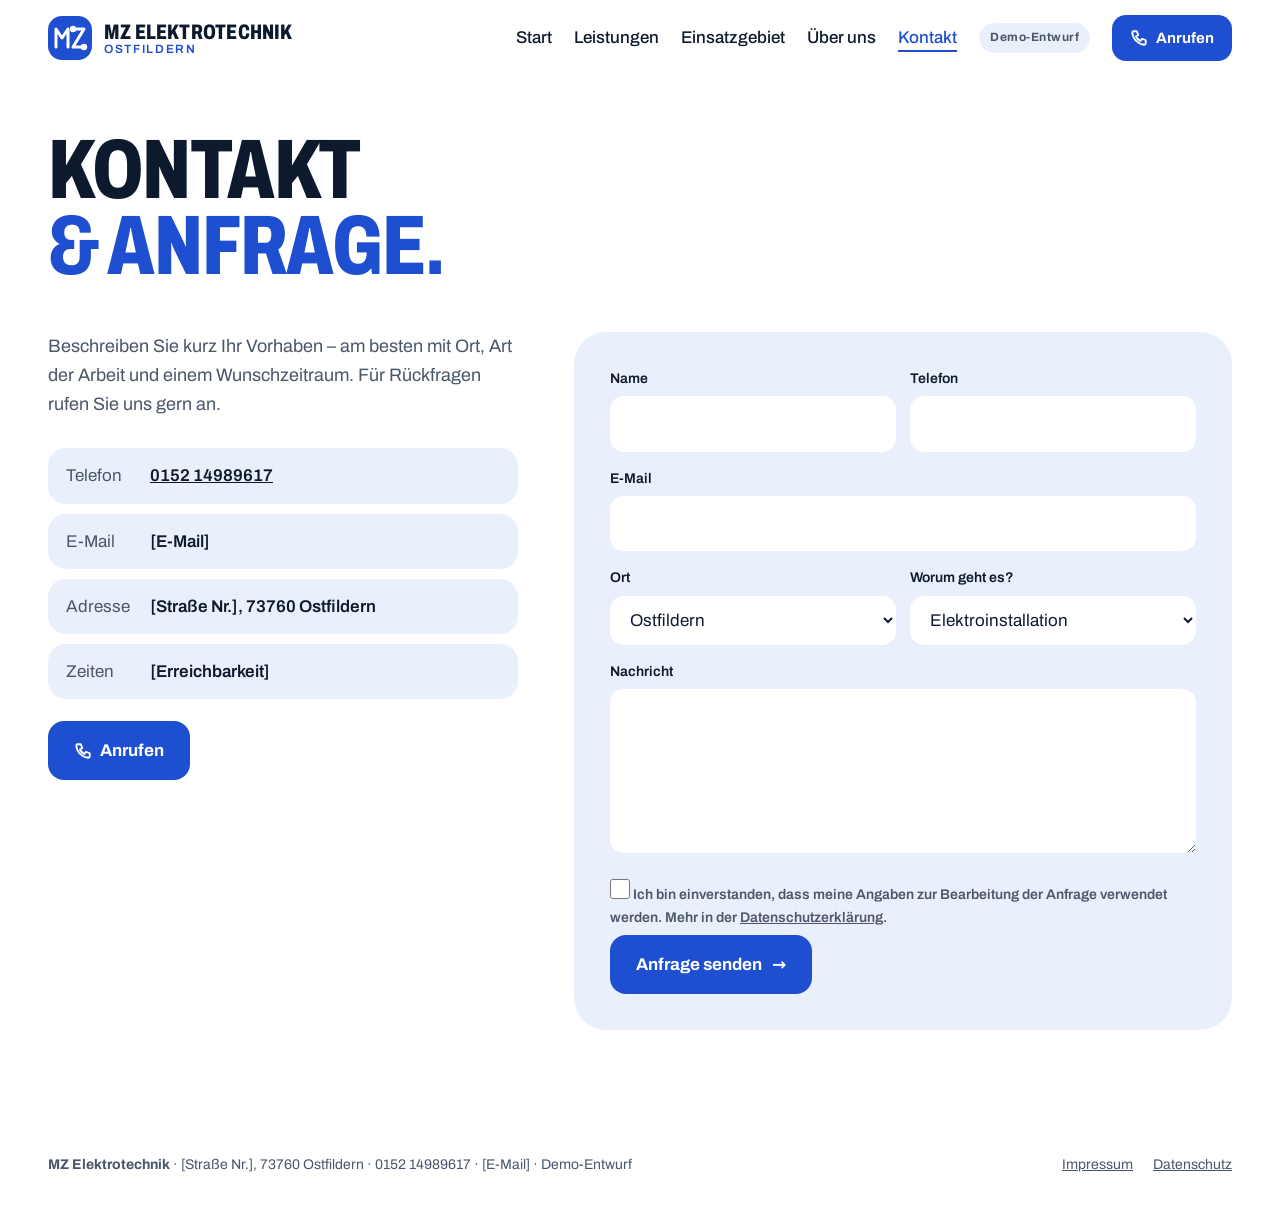
<file: kontakt.html>
<!doctype html>
<html lang="de">
<head>
<meta charset="utf-8">
<meta name="viewport" content="width=device-width, initial-scale=1">
<title>Kontakt & Anfrage – Elektriker Ostfildern | MZ Elektrotechnik</title>
<meta name="description" content="Anfrage an MZ Elektrotechnik in Ostfildern: Formular, Telefon und E-Mail für Aufträge in Ostfildern, Esslingen und Stuttgart.">
<meta name="robots" content="noindex, nofollow">
<link rel="canonical" href="https://elektro-ostfildern-demo.vercel.app/kontakt">
<meta property="og:type" content="website"><meta property="og:locale" content="de_DE">
<meta property="og:title" content="Kontakt & Anfrage – Elektriker Ostfildern | MZ Elektrotechnik"><meta property="og:description" content="Anfrage an MZ Elektrotechnik in Ostfildern: Formular, Telefon und E-Mail für Aufträge in Ostfildern, Esslingen und Stuttgart."><meta property="og:url" content="https://elektro-ostfildern-demo.vercel.app/kontakt">
<link rel="icon" href="/favicon.svg" type="image/svg+xml">
<link rel="preload" href="/fonts/archivo-latin.woff2" as="font" type="font/woff2" crossorigin>
<link rel="stylesheet" href="/styles.css">

<script>if(!matchMedia('(prefers-reduced-motion: reduce)').matches)document.documentElement.classList.add('js')</script>
</head>
<body>
<svg width="0" height="0" style="position:absolute" aria-hidden="true">
 <symbol id="i-bulb" viewBox="0 0 80 80"><g fill="none" stroke="#0d1a2e" stroke-width="3" stroke-linecap="round"><circle cx="40" cy="34" r="16"/><rect x="32" y="52" width="16" height="10" rx="3"/><line x1="35" y1="68" x2="45" y2="68"/></g><circle cx="40" cy="34" r="6" fill="#1f4fd1"/></symbol>
 <symbol id="i-sock" viewBox="0 0 80 80"><circle cx="40" cy="40" r="24" fill="none" stroke="#0d1a2e" stroke-width="3"/><circle cx="31" cy="40" r="4" fill="#1f4fd1"/><circle cx="49" cy="40" r="4" fill="#1f4fd1"/></symbol>
 <symbol id="i-home" viewBox="0 0 80 80"><path d="M18 62V36L40 18L62 36V62Z" fill="none" stroke="#0d1a2e" stroke-width="3" stroke-linejoin="round"/><path d="M30 44a14 14 0 0 1 20 0M34 50a8 8 0 0 1 12 0" fill="none" stroke="#1f4fd1" stroke-width="3" stroke-linecap="round"/><circle cx="40" cy="56" r="3" fill="#1f4fd1"/></symbol>
 <symbol id="i-wall" viewBox="0 0 80 80"><rect x="24" y="12" width="32" height="48" rx="9" fill="none" stroke="#0d1a2e" stroke-width="3"/><path d="M43 22L33 38H40L37 50L47 34H40Z" fill="#1f4fd1"/><path d="M40 60V68" stroke="#0d1a2e" stroke-width="3" stroke-linecap="round"/></symbol>
</svg>
<header><div class="wrap nav">
 <a class="logo" href="/" aria-label="MZ Elektrotechnik – Startseite">
  <svg width="44" height="44" viewBox="0 0 44 44" aria-hidden="true"><rect width="44" height="44" rx="14" fill="#1f4fd1"/><g fill="none" stroke="#fff" stroke-width="3" stroke-linecap="round" stroke-linejoin="round"><path d="M8 31V13L14 22L20 13V31"/><path d="M25 13H36L25 31H36"/></g><g class="bolt" stroke="#fff" stroke-width="2"><circle cx="25" cy="13" r="2.2"/><circle cx="36" cy="31" r="2.2"/></g></svg>
  <span><b>MZ Elektrotechnik</b><small>Ostfildern</small></span>
 </a>
 <nav class="navlinks" aria-label="Hauptnavigation"><a href="/">Start</a><a href="/leistungen">Leistungen</a><a href="/einsatzgebiet">Einsatzgebiet</a><a href="/ueber-uns">Über uns</a><a href="/kontakt" aria-current=page>Kontakt</a><span class="demo-pill">Demo-Entwurf</span><a class="btn sm call" href="tel:+4915214989617"><svg width="18" height="18" viewBox="0 0 24 24" fill="none" stroke="currentColor" stroke-width="2.5" stroke-linecap="round" stroke-linejoin="round" aria-hidden="true"><path d="M5 3h4l2 5-3 2a12 12 0 0 0 6 6l2-3 5 2v4a2 2 0 0 1-2 2A18 18 0 0 1 3 5a2 2 0 0 1 2-2z"/></svg>Anrufen</a></nav>
 <details class="mnav"><summary aria-label="Menü öffnen"><i></i></summary><nav class="mpanel" aria-label="Mobile Navigation"><a href="/">Start<span>→</span></a><a href="/leistungen">Leistungen<span>→</span></a><a href="/einsatzgebiet">Einsatzgebiet<span>→</span></a><a href="/ueber-uns">Über uns<span>→</span></a><a href="/kontakt" aria-current=page>Kontakt<span>→</span></a><span class="demo-pill">Demo-Entwurf</span></nav></details>
</div></header>
<main id="top">
<div class="wrap">
 <div class="phero"><h1>Kontakt<br><span style="color:var(--acc)">&amp; Anfrage.</span></h1></div>
 <section style="padding-top:48px">
  <div class="contact">
   <div>
    <p class="sub">Beschreiben Sie kurz Ihr Vorhaben – am besten mit Ort, Art der Arbeit und einem Wunschzeitraum. Für Rückfragen rufen Sie uns gern an.</p>
    <ul><li><em>Telefon</em><a href="tel:+4915214989617">0152 14989617</a></li><li><em>E-Mail</em>[E-Mail]</li><li><em>Adresse</em>[Straße Nr.], 73760 Ostfildern</li><li><em>Zeiten</em>[Erreichbarkeit]</li></ul>
    <p style="margin-top:22px"><a class="btn call" href="tel:+4915214989617"><svg width="18" height="18" viewBox="0 0 24 24" fill="none" stroke="currentColor" stroke-width="2.5" stroke-linecap="round" stroke-linejoin="round" aria-hidden="true"><path d="M5 3h4l2 5-3 2a12 12 0 0 0 6 6l2-3 5 2v4a2 2 0 0 1-2 2A18 18 0 0 1 3 5a2 2 0 0 1 2-2z"/></svg>Anrufen</a></p>
   </div>
   <form class="form demo" novalidate>
    <div class="fields">
     <div class="row"><div><label for="n">Name</label><input id="n" autocomplete="name"></div><div><label for="p">Telefon</label><input id="p" type="tel" autocomplete="tel"></div></div>
     <label for="e">E-Mail</label><input id="e" type="email" autocomplete="email">
     <div class="row"><div><label for="o">Ort</label><select id="o"><option>Ostfildern</option><option>Esslingen</option><option>Stuttgart</option><option>Anderer Ort</option></select></div><div><label for="t">Worum geht es?</label><select id="t"><option>Elektroinstallation</option><option>E-Check</option><option>Smart Home</option><option>Wallbox</option><option>Sonstiges</option></select></div></div>
     <label for="m">Nachricht</label><textarea id="m" rows="5"></textarea>
     <label class="check"><input type="checkbox"> Ich bin einverstanden, dass meine Angaben zur Bearbeitung der Anfrage verwendet werden. Mehr in der <a href="/datenschutz">Datenschutzerklärung</a>.</label>
     <button class="btn" type="submit">Anfrage senden <span class="arr">→</span></button>
    </div><div class="done" role="status" aria-live="polite"><p class="big">Demo – Formular wird bei Go-live angeschlossen.</p><p style="color:var(--muted)">In dieser Vorschau wird keine Anfrage verschickt.</p></div>
   </form>
  </div>
 </section>
</div>
</main>
<footer><span><b>MZ Elektrotechnik</b> · [Straße Nr.], 73760 Ostfildern · 0152 14989617 · [E-Mail] · Demo-Entwurf</span><span class="links"><a href="/impressum">Impressum</a><a href="/datenschutz">Datenschutz</a></span></footer>
<div class="callbar"><a class="btn call" href="tel:+4915214989617"><svg width="18" height="18" viewBox="0 0 24 24" fill="none" stroke="currentColor" stroke-width="2.5" stroke-linecap="round" stroke-linejoin="round" aria-hidden="true"><path d="M5 3h4l2 5-3 2a12 12 0 0 0 6 6l2-3 5 2v4a2 2 0 0 1-2 2A18 18 0 0 1 3 5a2 2 0 0 1 2-2z"/></svg>Anrufen <small>0152 14989617</small></a><a class="btn ghost" href="/kontakt">Anfrage</a></div>
<script>
document.querySelectorAll('form.demo').forEach(function(f){f.addEventListener('submit',function(e){e.preventDefault();f.classList.add('sent');});});
</script>
</body>
</html>
</file>
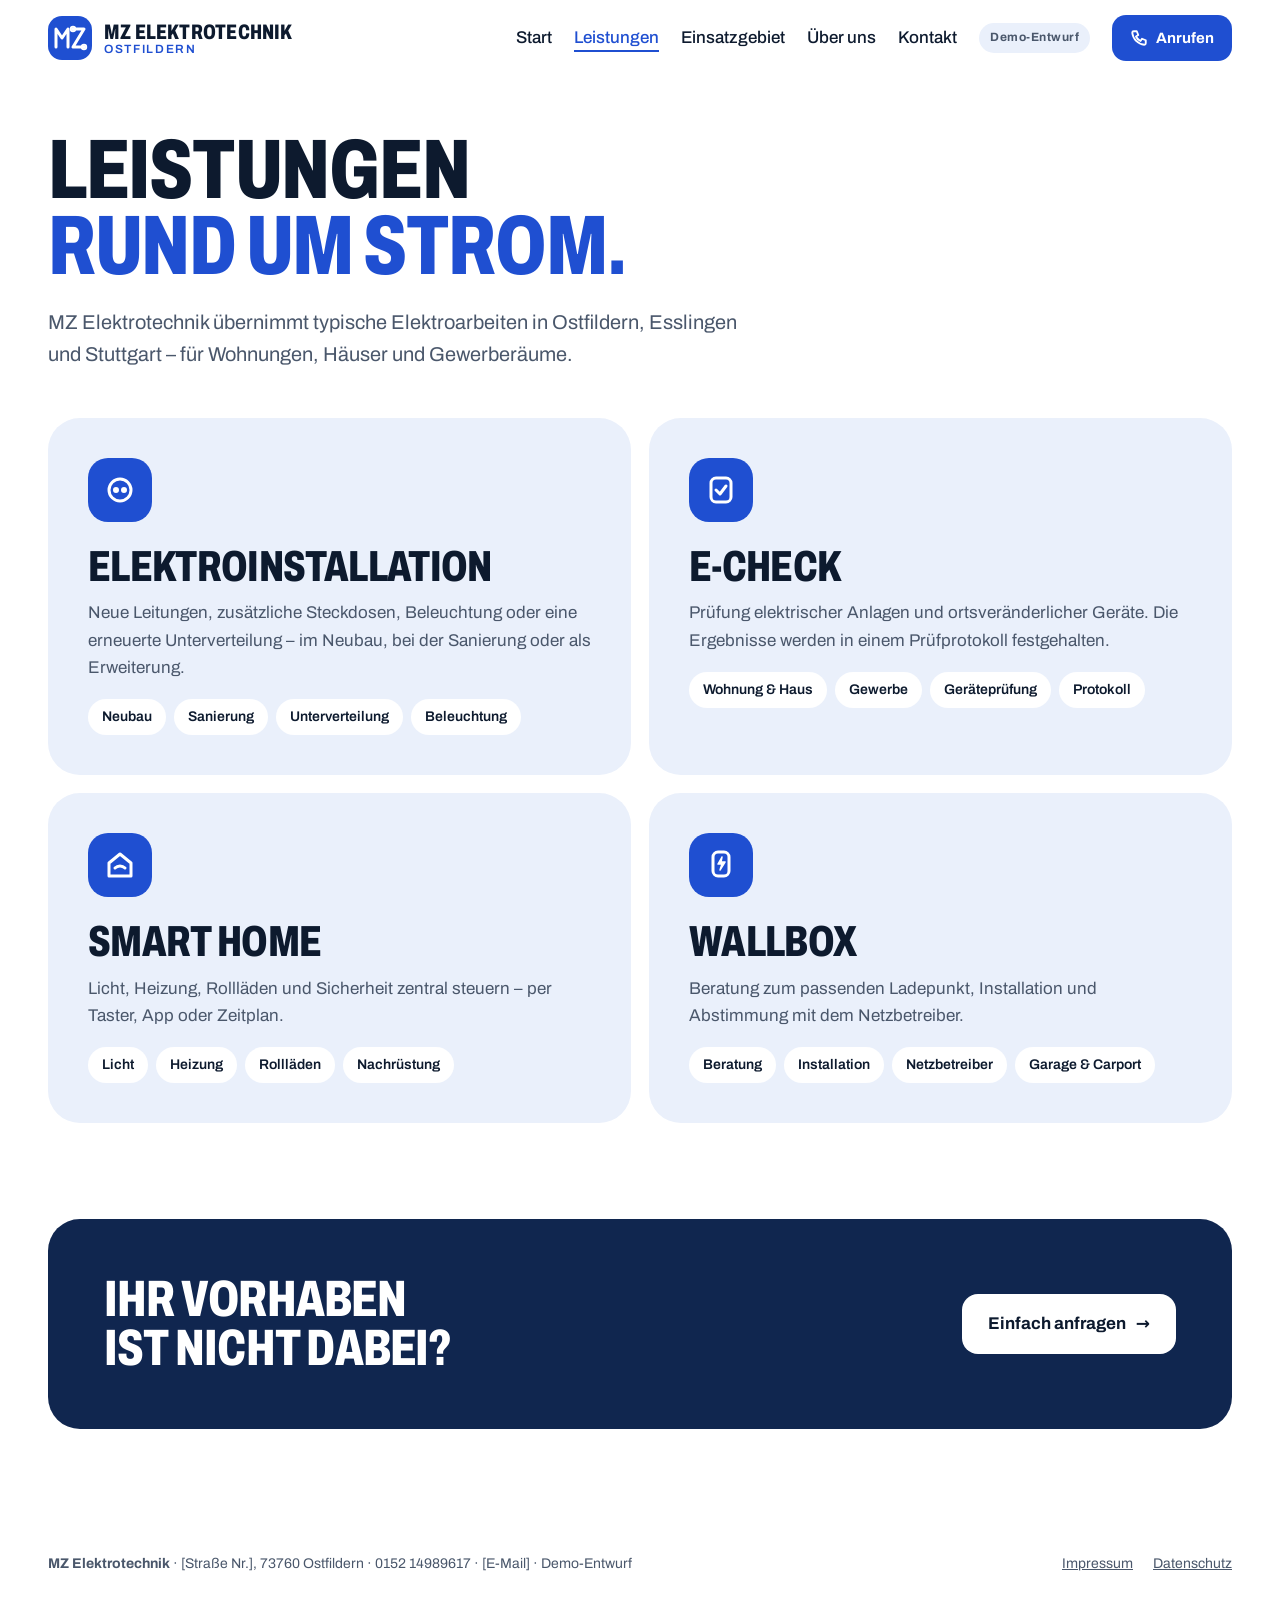
<file: leistungen.html>
<!doctype html>
<html lang="de">
<head>
<meta charset="utf-8">
<meta name="viewport" content="width=device-width, initial-scale=1">
<title>Leistungen – Elektroinstallation, E-Check, Smart Home, Wallbox | MZ Elektrotechnik</title>
<meta name="description" content="Elektroinstallation, E-Check, Smart Home und Wallbox von MZ Elektrotechnik – für Ostfildern, Esslingen und Stuttgart.">
<meta name="robots" content="noindex, nofollow">
<link rel="canonical" href="https://elektro-ostfildern-demo.vercel.app/leistungen">
<meta property="og:type" content="website"><meta property="og:locale" content="de_DE">
<meta property="og:title" content="Leistungen – Elektroinstallation, E-Check, Smart Home, Wallbox | MZ Elektrotechnik"><meta property="og:description" content="Elektroinstallation, E-Check, Smart Home und Wallbox von MZ Elektrotechnik – für Ostfildern, Esslingen und Stuttgart."><meta property="og:url" content="https://elektro-ostfildern-demo.vercel.app/leistungen">
<link rel="icon" href="/favicon.svg" type="image/svg+xml">
<link rel="preload" href="/fonts/archivo-latin.woff2" as="font" type="font/woff2" crossorigin>
<link rel="stylesheet" href="/styles.css">

<script>if(!matchMedia('(prefers-reduced-motion: reduce)').matches)document.documentElement.classList.add('js')</script>
</head>
<body>
<svg width="0" height="0" style="position:absolute" aria-hidden="true">
 <symbol id="i-bulb" viewBox="0 0 80 80"><g fill="none" stroke="#0d1a2e" stroke-width="3" stroke-linecap="round"><circle cx="40" cy="34" r="16"/><rect x="32" y="52" width="16" height="10" rx="3"/><line x1="35" y1="68" x2="45" y2="68"/></g><circle cx="40" cy="34" r="6" fill="#1f4fd1"/></symbol>
 <symbol id="i-sock" viewBox="0 0 80 80"><circle cx="40" cy="40" r="24" fill="none" stroke="#0d1a2e" stroke-width="3"/><circle cx="31" cy="40" r="4" fill="#1f4fd1"/><circle cx="49" cy="40" r="4" fill="#1f4fd1"/></symbol>
 <symbol id="i-home" viewBox="0 0 80 80"><path d="M18 62V36L40 18L62 36V62Z" fill="none" stroke="#0d1a2e" stroke-width="3" stroke-linejoin="round"/><path d="M30 44a14 14 0 0 1 20 0M34 50a8 8 0 0 1 12 0" fill="none" stroke="#1f4fd1" stroke-width="3" stroke-linecap="round"/><circle cx="40" cy="56" r="3" fill="#1f4fd1"/></symbol>
 <symbol id="i-wall" viewBox="0 0 80 80"><rect x="24" y="12" width="32" height="48" rx="9" fill="none" stroke="#0d1a2e" stroke-width="3"/><path d="M43 22L33 38H40L37 50L47 34H40Z" fill="#1f4fd1"/><path d="M40 60V68" stroke="#0d1a2e" stroke-width="3" stroke-linecap="round"/></symbol>
</svg>
<header><div class="wrap nav">
 <a class="logo" href="/" aria-label="MZ Elektrotechnik – Startseite">
  <svg width="44" height="44" viewBox="0 0 44 44" aria-hidden="true"><rect width="44" height="44" rx="14" fill="#1f4fd1"/><g fill="none" stroke="#fff" stroke-width="3" stroke-linecap="round" stroke-linejoin="round"><path d="M8 31V13L14 22L20 13V31"/><path d="M25 13H36L25 31H36"/></g><g class="bolt" stroke="#fff" stroke-width="2"><circle cx="25" cy="13" r="2.2"/><circle cx="36" cy="31" r="2.2"/></g></svg>
  <span><b>MZ Elektrotechnik</b><small>Ostfildern</small></span>
 </a>
 <nav class="navlinks" aria-label="Hauptnavigation"><a href="/">Start</a><a href="/leistungen" aria-current=page>Leistungen</a><a href="/einsatzgebiet">Einsatzgebiet</a><a href="/ueber-uns">Über uns</a><a href="/kontakt">Kontakt</a><span class="demo-pill">Demo-Entwurf</span><a class="btn sm call" href="tel:+4915214989617"><svg width="18" height="18" viewBox="0 0 24 24" fill="none" stroke="currentColor" stroke-width="2.5" stroke-linecap="round" stroke-linejoin="round" aria-hidden="true"><path d="M5 3h4l2 5-3 2a12 12 0 0 0 6 6l2-3 5 2v4a2 2 0 0 1-2 2A18 18 0 0 1 3 5a2 2 0 0 1 2-2z"/></svg>Anrufen</a></nav>
 <details class="mnav"><summary aria-label="Menü öffnen"><i></i></summary><nav class="mpanel" aria-label="Mobile Navigation"><a href="/">Start<span>→</span></a><a href="/leistungen" aria-current=page>Leistungen<span>→</span></a><a href="/einsatzgebiet">Einsatzgebiet<span>→</span></a><a href="/ueber-uns">Über uns<span>→</span></a><a href="/kontakt">Kontakt<span>→</span></a><span class="demo-pill">Demo-Entwurf</span></nav></details>
</div></header>
<main id="top">
<div class="wrap">
 <div class="phero"><h1>Leistungen<br><span style="color:var(--acc)">rund um Strom.</span></h1>
 <p class="intro">MZ Elektrotechnik übernimmt typische Elektroarbeiten in Ostfildern, Esslingen und Stuttgart – für Wohnungen, Häuser und Gewerberäume.</p></div>
 <div class="svc">
  <article><div class="ico"><svg width="34" height="34" viewBox="0 0 34 34" fill="none" stroke="#fff" stroke-width="3" stroke-linecap="round"><circle cx="17" cy="17" r="11"/><circle cx="13" cy="17" r="1.5" fill="#fff"/><circle cx="21" cy="17" r="1.5" fill="#fff"/></svg></div><h2>Elektro&shy;installation</h2><p>Neue Leitungen, zusätzliche Steckdosen, Beleuchtung oder eine erneuerte Unterverteilung – im Neubau, bei der Sanierung oder als Erweiterung.</p><div class="chips"><span>Neubau</span><span>Sanierung</span><span>Unterverteilung</span><span>Beleuchtung</span></div></article>
  <article><div class="ico"><svg width="34" height="34" viewBox="0 0 34 34" fill="none" stroke="#fff" stroke-width="3" stroke-linecap="round" stroke-linejoin="round"><rect x="7" y="5" width="20" height="24" rx="5"/><path d="M12 17l4 4 6-8"/></svg></div><h2>E-Check</h2><p>Prüfung elektrischer Anlagen und ortsveränderlicher Geräte. Die Ergebnisse werden in einem Prüfprotokoll festgehalten.</p><div class="chips"><span>Wohnung & Haus</span><span>Gewerbe</span><span>Geräteprüfung</span><span>Protokoll</span></div></article>
  <article><div class="ico"><svg width="34" height="34" viewBox="0 0 34 34" fill="none" stroke="#fff" stroke-width="3" stroke-linecap="round" stroke-linejoin="round"><path d="M6 28V15L17 6L28 15V28Z"/><path d="M12 20a7 7 0 0 1 10 0"/></svg></div><h2>Smart Home</h2><p>Licht, Heizung, Rollläden und Sicherheit zentral steuern – per Taster, App oder Zeitplan.</p><div class="chips"><span>Licht</span><span>Heizung</span><span>Rollläden</span><span>Nachrüstung</span></div></article>
  <article><div class="ico"><svg width="34" height="34" viewBox="0 0 34 34" fill="none" stroke="#fff" stroke-width="3" stroke-linejoin="round"><rect x="9" y="4" width="16" height="24" rx="5"/><path d="M18 9l-4 7h4l-2 6 5-8h-4z" fill="#fff" stroke-width="1.5"/></svg></div><h2>Wallbox</h2><p>Beratung zum passenden Ladepunkt, Installation und Abstimmung mit dem Netzbetreiber.</p><div class="chips"><span>Beratung</span><span>Installation</span><span>Netzbetreiber</span><span>Garage & Carport</span></div></article>
 </div>
 <div class="cta"><div class="big">Ihr Vorhaben<br>ist nicht dabei?</div><a class="btn" href="/kontakt">Einfach anfragen <span class="arr">→</span></a></div>
</div>
</main>
<footer><span><b>MZ Elektrotechnik</b> · [Straße Nr.], 73760 Ostfildern · 0152 14989617 · [E-Mail] · Demo-Entwurf</span><span class="links"><a href="/impressum">Impressum</a><a href="/datenschutz">Datenschutz</a></span></footer>
<div class="callbar"><a class="btn call" href="tel:+4915214989617"><svg width="18" height="18" viewBox="0 0 24 24" fill="none" stroke="currentColor" stroke-width="2.5" stroke-linecap="round" stroke-linejoin="round" aria-hidden="true"><path d="M5 3h4l2 5-3 2a12 12 0 0 0 6 6l2-3 5 2v4a2 2 0 0 1-2 2A18 18 0 0 1 3 5a2 2 0 0 1 2-2z"/></svg>Anrufen <small>0152 14989617</small></a><a class="btn ghost" href="/kontakt">Anfrage</a></div>
<script>
document.querySelectorAll('form.demo').forEach(function(f){f.addEventListener('submit',function(e){e.preventDefault();f.classList.add('sent');});});
</script>
</body>
</html>
</file>
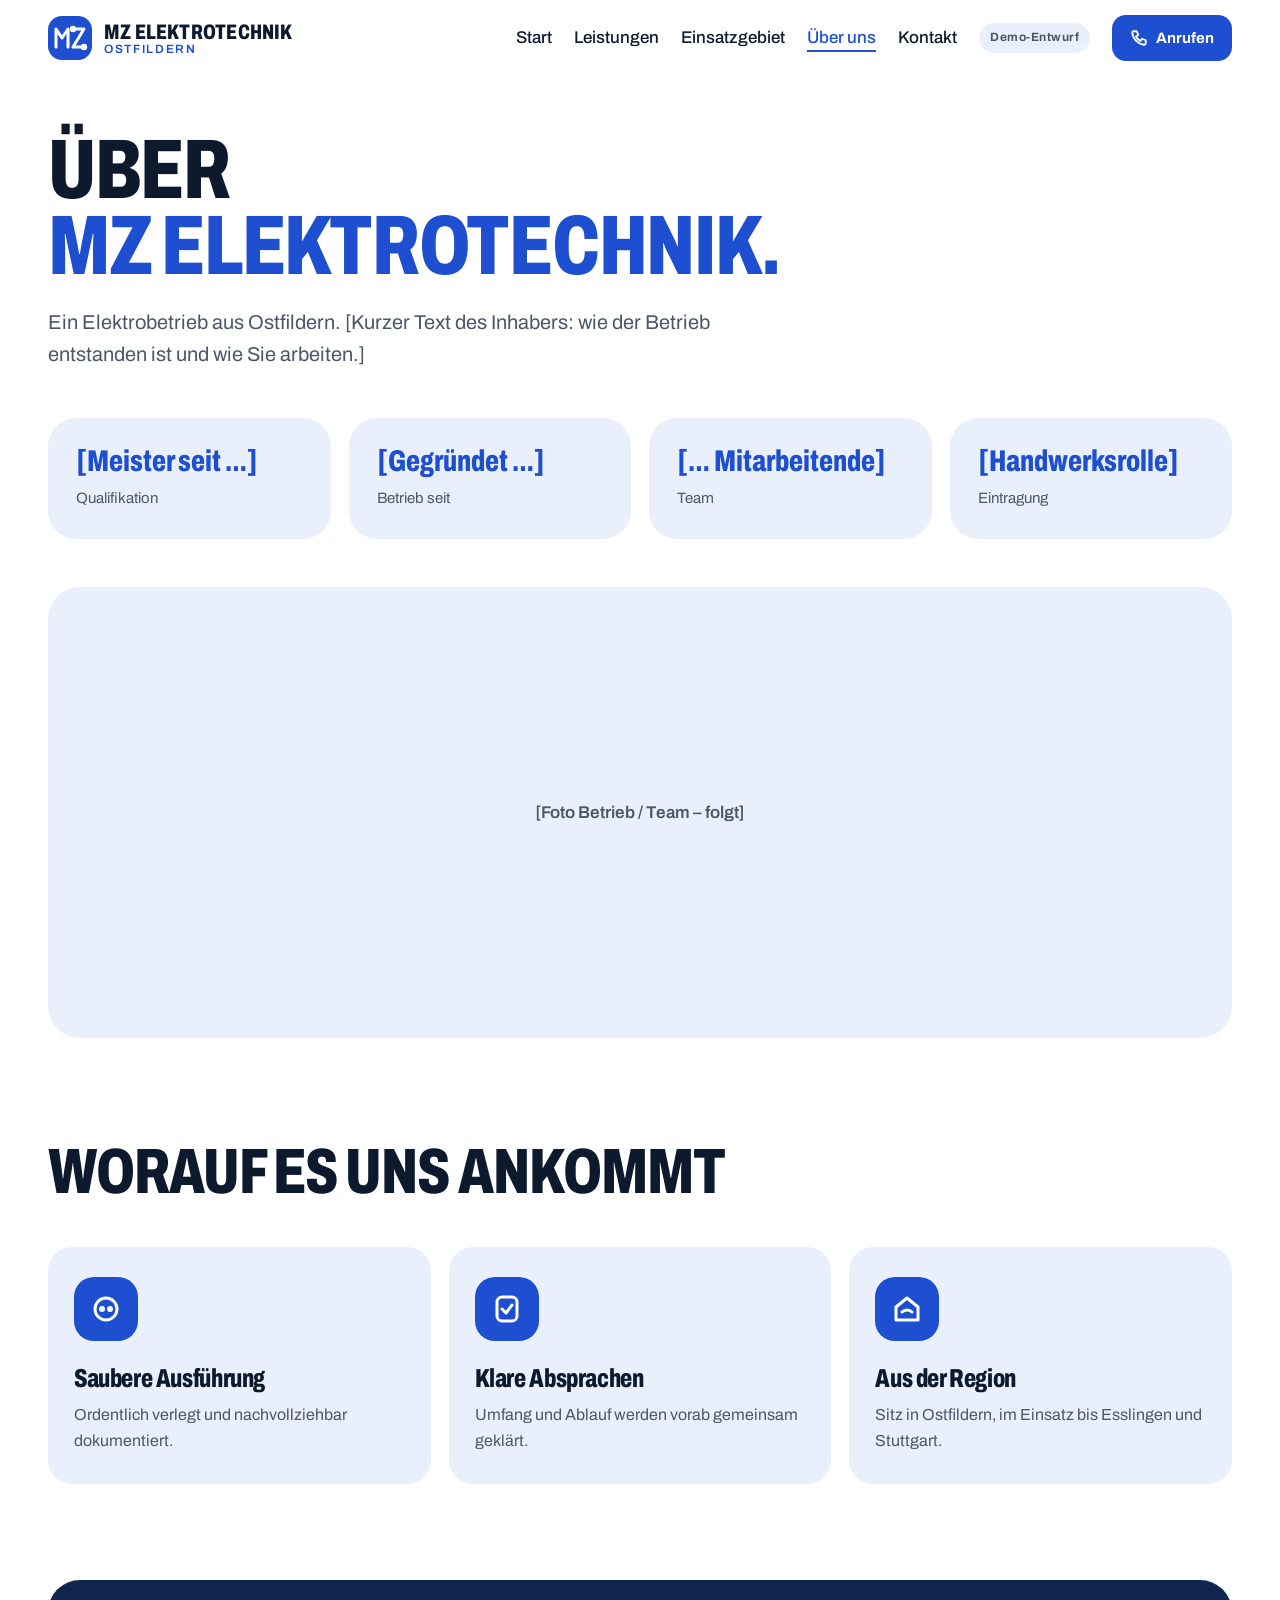
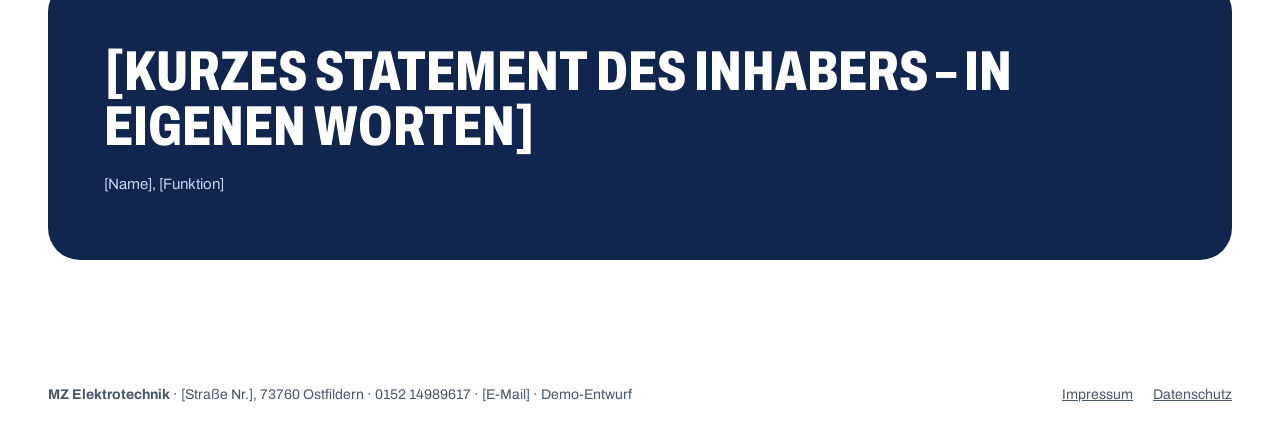
<file: ueber-uns.html>
<!doctype html>
<html lang="de">
<head>
<meta charset="utf-8">
<meta name="viewport" content="width=device-width, initial-scale=1">
<title>Über uns – Elektrobetrieb aus Ostfildern | MZ Elektrotechnik</title>
<meta name="description" content="MZ Elektrotechnik ist ein Elektrobetrieb aus Ostfildern – im Einsatz in Ostfildern, Esslingen und Stuttgart.">
<meta name="robots" content="noindex, nofollow">
<link rel="canonical" href="https://elektro-ostfildern-demo.vercel.app/ueber-uns">
<meta property="og:type" content="website"><meta property="og:locale" content="de_DE">
<meta property="og:title" content="Über uns – Elektrobetrieb aus Ostfildern | MZ Elektrotechnik"><meta property="og:description" content="MZ Elektrotechnik ist ein Elektrobetrieb aus Ostfildern – im Einsatz in Ostfildern, Esslingen und Stuttgart."><meta property="og:url" content="https://elektro-ostfildern-demo.vercel.app/ueber-uns">
<link rel="icon" href="/favicon.svg" type="image/svg+xml">
<link rel="preload" href="/fonts/archivo-latin.woff2" as="font" type="font/woff2" crossorigin>
<link rel="stylesheet" href="/styles.css">

<script>if(!matchMedia('(prefers-reduced-motion: reduce)').matches)document.documentElement.classList.add('js')</script>
</head>
<body>
<svg width="0" height="0" style="position:absolute" aria-hidden="true">
 <symbol id="i-bulb" viewBox="0 0 80 80"><g fill="none" stroke="#0d1a2e" stroke-width="3" stroke-linecap="round"><circle cx="40" cy="34" r="16"/><rect x="32" y="52" width="16" height="10" rx="3"/><line x1="35" y1="68" x2="45" y2="68"/></g><circle cx="40" cy="34" r="6" fill="#1f4fd1"/></symbol>
 <symbol id="i-sock" viewBox="0 0 80 80"><circle cx="40" cy="40" r="24" fill="none" stroke="#0d1a2e" stroke-width="3"/><circle cx="31" cy="40" r="4" fill="#1f4fd1"/><circle cx="49" cy="40" r="4" fill="#1f4fd1"/></symbol>
 <symbol id="i-home" viewBox="0 0 80 80"><path d="M18 62V36L40 18L62 36V62Z" fill="none" stroke="#0d1a2e" stroke-width="3" stroke-linejoin="round"/><path d="M30 44a14 14 0 0 1 20 0M34 50a8 8 0 0 1 12 0" fill="none" stroke="#1f4fd1" stroke-width="3" stroke-linecap="round"/><circle cx="40" cy="56" r="3" fill="#1f4fd1"/></symbol>
 <symbol id="i-wall" viewBox="0 0 80 80"><rect x="24" y="12" width="32" height="48" rx="9" fill="none" stroke="#0d1a2e" stroke-width="3"/><path d="M43 22L33 38H40L37 50L47 34H40Z" fill="#1f4fd1"/><path d="M40 60V68" stroke="#0d1a2e" stroke-width="3" stroke-linecap="round"/></symbol>
</svg>
<header><div class="wrap nav">
 <a class="logo" href="/" aria-label="MZ Elektrotechnik – Startseite">
  <svg width="44" height="44" viewBox="0 0 44 44" aria-hidden="true"><rect width="44" height="44" rx="14" fill="#1f4fd1"/><g fill="none" stroke="#fff" stroke-width="3" stroke-linecap="round" stroke-linejoin="round"><path d="M8 31V13L14 22L20 13V31"/><path d="M25 13H36L25 31H36"/></g><g class="bolt" stroke="#fff" stroke-width="2"><circle cx="25" cy="13" r="2.2"/><circle cx="36" cy="31" r="2.2"/></g></svg>
  <span><b>MZ Elektrotechnik</b><small>Ostfildern</small></span>
 </a>
 <nav class="navlinks" aria-label="Hauptnavigation"><a href="/">Start</a><a href="/leistungen">Leistungen</a><a href="/einsatzgebiet">Einsatzgebiet</a><a href="/ueber-uns" aria-current=page>Über uns</a><a href="/kontakt">Kontakt</a><span class="demo-pill">Demo-Entwurf</span><a class="btn sm call" href="tel:+4915214989617"><svg width="18" height="18" viewBox="0 0 24 24" fill="none" stroke="currentColor" stroke-width="2.5" stroke-linecap="round" stroke-linejoin="round" aria-hidden="true"><path d="M5 3h4l2 5-3 2a12 12 0 0 0 6 6l2-3 5 2v4a2 2 0 0 1-2 2A18 18 0 0 1 3 5a2 2 0 0 1 2-2z"/></svg>Anrufen</a></nav>
 <details class="mnav"><summary aria-label="Menü öffnen"><i></i></summary><nav class="mpanel" aria-label="Mobile Navigation"><a href="/">Start<span>→</span></a><a href="/leistungen">Leistungen<span>→</span></a><a href="/einsatzgebiet">Einsatzgebiet<span>→</span></a><a href="/ueber-uns" aria-current=page>Über uns<span>→</span></a><a href="/kontakt">Kontakt<span>→</span></a><span class="demo-pill">Demo-Entwurf</span></nav></details>
</div></header>
<main id="top">
<div class="wrap">
 <div class="phero"><h1>Über<br><span style="color:var(--acc)">MZ Elektrotechnik.</span></h1>
 <p class="intro">Ein Elektrobetrieb aus Ostfildern. [Kurzer Text des Inhabers: wie der Betrieb entstanden ist und wie Sie arbeiten.]</p></div>
 <div class="facts"><div><b>[Meister seit …]</b><span>Qualifikation</span></div><div><b>[Gegründet …]</b><span>Betrieb seit</span></div><div><b>[… Mitarbeitende]</b><span>Team</span></div><div><b>[Handwerksrolle]</b><span>Eintragung</span></div></div>
 <div class="photo-ph">[Foto Betrieb / Team – folgt]</div>
 <section>
  <h2>Worauf es uns ankommt</h2>
  <div class="tiles three">
   <div class="tile"><div class="ico"><svg width="34" height="34" viewBox="0 0 34 34" fill="none" stroke="#fff" stroke-width="3" stroke-linecap="round"><circle cx="17" cy="17" r="11"/><circle cx="13" cy="17" r="1.5" fill="#fff"/><circle cx="21" cy="17" r="1.5" fill="#fff"/></svg></div><h3>Saubere Ausführung</h3><p>Ordentlich verlegt und nachvollziehbar dokumentiert.</p></div>
   <div class="tile"><div class="ico"><svg width="34" height="34" viewBox="0 0 34 34" fill="none" stroke="#fff" stroke-width="3" stroke-linecap="round" stroke-linejoin="round"><rect x="7" y="5" width="20" height="24" rx="5"/><path d="M12 17l4 4 6-8"/></svg></div><h3>Klare Absprachen</h3><p>Umfang und Ablauf werden vorab gemeinsam geklärt.</p></div>
   <div class="tile"><div class="ico"><svg width="34" height="34" viewBox="0 0 34 34" fill="none" stroke="#fff" stroke-width="3" stroke-linecap="round" stroke-linejoin="round"><path d="M6 28V15L17 6L28 15V28Z"/><path d="M12 20a7 7 0 0 1 10 0"/></svg></div><h3>Aus der Region</h3><p>Sitz in Ostfildern, im Einsatz bis Esslingen und Stuttgart.</p></div>
  </div>
 </section>
 <div class="quote"><p>[Kurzes Statement des Inhabers – in eigenen Worten]</p><small>[Name], [Funktion]</small></div>
</div>
</main>
<footer><span><b>MZ Elektrotechnik</b> · [Straße Nr.], 73760 Ostfildern · 0152 14989617 · [E-Mail] · Demo-Entwurf</span><span class="links"><a href="/impressum">Impressum</a><a href="/datenschutz">Datenschutz</a></span></footer>
<div class="callbar"><a class="btn call" href="tel:+4915214989617"><svg width="18" height="18" viewBox="0 0 24 24" fill="none" stroke="currentColor" stroke-width="2.5" stroke-linecap="round" stroke-linejoin="round" aria-hidden="true"><path d="M5 3h4l2 5-3 2a12 12 0 0 0 6 6l2-3 5 2v4a2 2 0 0 1-2 2A18 18 0 0 1 3 5a2 2 0 0 1 2-2z"/></svg>Anrufen <small>0152 14989617</small></a><a class="btn ghost" href="/kontakt">Anfrage</a></div>
<script>
document.querySelectorAll('form.demo').forEach(function(f){f.addEventListener('submit',function(e){e.preventDefault();f.classList.add('sent');});});
</script>
</body>
</html>
</file>
<file: styles.css>
@font-face {
  font-family: 'Archivo';
  font-style: normal;
  font-weight: 400 900;
  font-stretch: 62% 125%;
  font-display: swap;
  src: url(/fonts/archivo-latin-ext.woff2) format('woff2');
  unicode-range: U+0100-02BA, U+02BD-02C5, U+02C7-02CC, U+02CE-02D7, U+02DD-02FF, U+0304, U+0308, U+0329, U+1D00-1DBF, U+1E00-1E9F, U+1EF2-1EFF, U+2020, U+20A0-20AB, U+20AD-20C0, U+2113, U+2C60-2C7F, U+A720-A7FF;
}
@font-face {
  font-family: 'Archivo';
  font-style: normal;
  font-weight: 400 900;
  font-stretch: 62% 125%;
  font-display: swap;
  src: url(/fonts/archivo-latin.woff2) format('woff2');
  unicode-range: U+0000-00FF, U+0131, U+0152-0153, U+02BB-02BC, U+02C6, U+02DA, U+02DC, U+0304, U+0308, U+0329, U+2000-206F, U+20AC, U+2122, U+2191, U+2193, U+2212, U+2215, U+FEFF, U+FFFD;
}
:root{--base:#ffffff;--tint:#eaf0fb;--tint2:#dfe7f8;--ink:#0d1a2e;--muted:#4a576b;--acc:#1f4fd1;--acc-l:#a9c0ff;--navy:#10264f;--r:24px}
*{box-sizing:border-box;margin:0;padding:0}
html{font-family:"Archivo",system-ui,sans-serif;scroll-behavior:smooth}
body{background:var(--base);color:var(--ink);font-family:"Archivo",system-ui,sans-serif;font-size:17px;line-height:1.6;font-stretch:100%}
main{overflow-x:clip}
h1,h2,h3,.num,.big{font-stretch:72%;font-weight:800;letter-spacing:-.015em}
a{color:inherit}
.wrap{max-width:1240px;margin:0 auto;padding:0 28px}
header{position:sticky;top:0;z-index:10;background:rgba(255,255,255,.9);backdrop-filter:blur(10px)}
.nav{display:flex;align-items:center;justify-content:space-between;height:76px}
.logo{display:flex;align-items:center;gap:12px;text-decoration:none;line-height:1.05}
.logo .bolt{fill:transparent;transition:fill .3s ease}
.logo:hover .bolt{fill:#fff}
.logo b{display:block;font-stretch:72%;font-weight:800;font-size:21px;letter-spacing:.01em;text-transform:uppercase}
.logo small{display:block;font-size:12px;font-weight:600;letter-spacing:.14em;text-transform:uppercase;color:var(--acc)}
.navlinks{display:flex;gap:28px;align-items:center;font-weight:500}
.navlinks a:not(.btn){text-decoration:none;background:linear-gradient(currentColor,currentColor) 0 100%/0 2px no-repeat;transition:background-size .3s ease}
.navlinks a:not(.btn):hover{background-size:100% 2px}
.btn{display:inline-flex;align-items:center;gap:10px;background:var(--acc);color:#fff;text-decoration:none;font:inherit;font-weight:700;padding:16px 26px;border-radius:16px;border:0;cursor:pointer;transition:background .25s ease}
.btn .arr{transition:transform .25s ease}
.btn:hover{background:var(--navy)}
.btn:hover .arr{transform:translateX(4px)}
.btn.sm{white-space:nowrap;padding:11px 18px;font-size:15px;border-radius:14px}
.btn.ghost{background:var(--tint);color:var(--ink)}
.btn.ghost:hover{background:var(--tint2)}
.demo-pill{font-size:12px;font-weight:700;letter-spacing:.04em;background:var(--tint);color:var(--muted);padding:5px 11px;border-radius:999px}
.hero{padding:44px 0 0}
.hero-top{display:grid;grid-template-columns:minmax(0,8fr) minmax(0,4fr);gap:40px;align-items:end}
h1{font-size:clamp(46px,6.6vw,112px);line-height:.9;text-transform:uppercase}
h1 span{color:var(--acc)}
.lead{font-size:19px;color:var(--muted);margin-bottom:24px}
.ctas{display:flex;gap:12px;flex-wrap:wrap}
.scheme{margin-top:40px;background:var(--tint);border-radius:32px;padding:20px;position:relative}
.scheme svg{display:block;width:100%;height:auto}
.scheme .m{display:none}
.wire{stroke-dasharray:1400;stroke-dashoffset:0}
.js .wire{animation:draw 1.6s ease-out .2s both}
@keyframes draw{from{stroke-dashoffset:1400}to{stroke-dashoffset:0}}
.node{transition:transform .3s ease;transform-box:fill-box;transform-origin:center}
.node:hover{transform:translateY(-4px)}
section{padding:104px 0 0}
h2{font-size:clamp(38px,5vw,72px);line-height:.95;text-transform:uppercase;margin-bottom:18px}
.sub{color:var(--muted);max-width:600px;font-size:18px}
.tiles{display:grid;grid-template-columns:repeat(4,minmax(0,1fr));gap:18px;margin-top:44px}
.tile{background:var(--tint);border-radius:var(--r);padding:30px 26px;transition:transform .25s ease,background .25s ease}
.tile:hover{transform:translateY(-4px);background:var(--tint2)}
.ico{width:64px;height:64px;border-radius:20px;background:var(--acc);display:grid;place-items:center;margin-bottom:24px}
.tile h3{font-size:26px;line-height:1.05;margin-bottom:10px}
.tile p{color:var(--muted);font-size:16px}
.steps{display:grid;grid-template-columns:repeat(4,minmax(0,1fr));gap:18px;margin-top:44px;counter-reset:s}
.step{border-radius:var(--r);padding:30px 26px;background:#fff;box-shadow:0 0 0 2px var(--tint) inset}
.num{font-size:88px;line-height:.85;color:var(--acc)}
.step h3{font-size:25px;margin:18px 0 6px}
.step p{color:var(--muted);font-size:16px}
.area{margin-top:104px;background:var(--navy);color:#fff;border-radius:32px;padding:64px 56px;display:grid;grid-template-columns:minmax(0,5fr) minmax(0,7fr);gap:48px;align-items:center}
.area .big{font-size:clamp(54px,7vw,104px);line-height:.88;text-transform:uppercase}
.area .big span{color:var(--acc-l)}
.area p{color:#c9d5ee;font-size:19px;max-width:560px}
.area .chips{display:flex;gap:10px;flex-wrap:wrap;margin-top:22px}
.area .chips span{background:rgba(255,255,255,.1);border-radius:999px;padding:8px 16px;font-size:15px;font-weight:600}
.contact{display:grid;grid-template-columns:minmax(0,5fr) minmax(0,7fr);gap:56px;align-items:start}
.contact ul{list-style:none;margin-top:30px;display:grid;gap:10px}
.contact li{display:flex;gap:14px;align-items:center;background:var(--tint);border-radius:18px;padding:14px 18px;font-weight:600}
.contact li em{font-style:normal;font-weight:400;color:var(--muted);min-width:70px}
.form{background:var(--tint);border-radius:32px;padding:36px}
.row{display:grid;grid-template-columns:1fr 1fr;gap:14px}
.form label{display:block;font-size:14px;font-weight:600;margin-bottom:6px}
.form input,.form textarea,.form select{width:100%;border:0;border-radius:14px;background:#fff;color:var(--ink);font:inherit;padding:14px 16px;margin-bottom:16px}
.form input:focus,.form textarea:focus,.form select:focus{outline:2px solid var(--acc)}
.done{display:none;padding:24px 4px}
.done p.big{font-size:34px;line-height:1.05;text-transform:uppercase;margin-bottom:10px}
.form.sent .fields{display:none}.form.sent .done{display:block}
footer{display:flex;flex-wrap:wrap;gap:12px 28px;justify-content:space-between;margin:96px auto 0;padding:28px 28px 36px;max-width:1240px;color:var(--muted);font-size:14px}
footer .links{display:flex;gap:20px}
@media (max-width:900px){
 .navlinks a.hide-m{display:none}
 .hero-top,.area,.contact{grid-template-columns:minmax(0,1fr);gap:24px}
 .tiles,.steps{grid-template-columns:repeat(2,minmax(0,1fr))}
 .area{padding:44px 30px}
 section{padding-top:76px}
}
@media (max-width:560px){
 .wrap{padding:0 20px}
 .nav{height:66px}
 .demo-pill{display:none}
 .logo b{font-size:18px}
 .hero{padding-top:20px}
 h1{font-size:clamp(40px,13.4vw,64px)}
 .lead{font-size:17px;margin-bottom:18px}
 .scheme{margin-top:26px;padding:14px;border-radius:26px}
 .scheme .d{display:none}.scheme .m{display:block}
 .tiles,.steps{grid-template-columns:minmax(0,1fr)}
 .tile{display:grid;grid-template-columns:64px 1fr;gap:4px 18px;padding:22px}
 .tile .ico{grid-row:span 2;margin:0}
 .tile h3{font-size:23px}
 .step{display:grid;grid-template-columns:72px 1fr;gap:0 14px;padding:22px}
 .num{font-size:64px;grid-row:span 2}
 .step h3{margin:0 0 4px}
 h2{font-size:42px}
 .row{grid-template-columns:1fr;gap:0}
 .form{padding:24px;border-radius:26px}
 .area .big{font-size:58px}
}
@media (prefers-reduced-motion:reduce){*,*::before,*::after{transition:none!important;animation:none!important;scroll-behavior:auto!important}}

.navlinks{gap:22px}
.navlinks a[aria-current=page]{color:var(--acc);background-size:100% 2px}
.call{display:inline-flex;align-items:center;gap:8px}
.call small{font-weight:500;opacity:.8}
.mnav{display:none;position:relative}
.mnav summary{list-style:none;cursor:pointer;width:48px;height:48px;border-radius:16px;background:var(--tint);display:grid;place-items:center}
.mnav summary::-webkit-details-marker{display:none}
.mnav summary i{display:block;width:20px;height:3px;border-radius:3px;background:var(--ink);box-shadow:0 7px 0 var(--ink),0 -7px 0 var(--ink);transition:transform .25s ease}
.mnav[open] summary{background:var(--navy)}
.mnav summary i::after{content:'';position:absolute;inset:0;border-radius:3px;background:inherit;opacity:0}
.mnav summary i{position:relative}
.mnav[open] summary i{background:#fff;box-shadow:none;transform:rotate(45deg)}
.mnav[open] summary i::after{opacity:1;transform:rotate(90deg)}
.map .mm{display:none}
@media(max-width:560px){.map .md{display:none}.map .mm{display:block}}
.mpanel{position:fixed;left:12px;right:12px;top:72px;background:var(--navy);border-radius:28px;padding:22px 24px 26px;display:grid;gap:2px;box-shadow:0 24px 60px rgba(13,26,46,.25)}
.mpanel a{color:#fff;text-decoration:none;font-stretch:72%;font-weight:800;text-transform:uppercase;font-size:38px;line-height:1.2;display:flex;justify-content:space-between;align-items:center}
.mpanel a[aria-current=page]{color:var(--acc-l)}
.mpanel a span{font-size:22px;opacity:.5}
.mpanel .demo-pill{display:inline-block;justify-self:start;margin-top:14px;background:rgba(255,255,255,.12);color:#c9d5ee}
.callbar{display:none}
.phero{padding:56px 0 0}
.phero h1{font-size:clamp(46px,6.6vw,104px)}
.intro{font-size:20px;color:var(--muted);max-width:700px;margin-top:22px}
.chips{display:flex;gap:8px;flex-wrap:wrap;margin-top:18px}
.chips span{background:#fff;border-radius:999px;padding:7px 14px;font-size:14px;font-weight:600}
.svc{display:grid;grid-template-columns:repeat(2,minmax(0,1fr));gap:18px;margin-top:48px}
.svc article{background:var(--tint);border-radius:32px;padding:40px}
.svc h2{font-size:clamp(32px,3.4vw,46px);margin:0 0 12px}
.svc p{color:var(--muted)}
.cta{margin-top:96px;background:var(--navy);color:#fff;border-radius:32px;padding:56px;display:flex;justify-content:space-between;align-items:center;gap:28px;flex-wrap:wrap}
.cta .big{font-size:clamp(34px,4vw,56px);line-height:.95;text-transform:uppercase}
.cta .btn{background:#fff;color:var(--ink)}.cta .btn:hover{background:var(--acc-l)}
.map{margin-top:40px;background:var(--tint);border-radius:32px;padding:20px;position:relative}
.map svg{display:block;width:100%;height:auto}
.note{display:inline-flex;gap:10px;align-items:center;margin:16px 0 0;background:#fff;border-radius:999px;padding:9px 16px;font-size:14px;font-weight:600;color:var(--muted)}
.note i{width:10px;height:10px;border-radius:50%;background:var(--acc);flex:none}
.pin{transform-box:fill-box;transform-origin:center bottom;transition:transform .3s ease}
.pin:hover{transform:translateY(-4px)}
.places{display:grid;grid-template-columns:repeat(3,minmax(0,1fr));gap:18px;margin-top:48px}
.places article{background:var(--tint);border-radius:32px;padding:34px}
.places article:first-child{background:var(--navy);color:#fff}
.places article:first-child p{color:#c9d5ee}
.places article:first-child .chips span{background:rgba(255,255,255,.12)}
.places h2{font-size:clamp(34px,3.4vw,48px);margin-bottom:10px}
.places .tag{font-size:13px;font-weight:700;letter-spacing:.06em;text-transform:uppercase;color:var(--acc)}
.places article:first-child .tag{color:var(--acc-l)}
.places p{color:var(--muted)}
.facts{display:grid;grid-template-columns:repeat(4,minmax(0,1fr));gap:18px;margin-top:48px}
.facts div{background:var(--tint);border-radius:28px;padding:28px}
.facts b{display:block;font-stretch:72%;font-weight:800;font-size:30px;line-height:1;color:var(--acc);margin-bottom:8px}
.facts span{color:var(--muted);font-size:15px}
.quote{margin-top:96px;background:var(--navy);color:#fff;border-radius:32px;padding:64px 56px}
.quote p{font-stretch:72%;font-weight:800;font-size:clamp(34px,4.4vw,64px);line-height:.98;text-transform:uppercase;max-width:1000px}
.quote small{display:block;margin-top:18px;color:#c9d5ee;font-size:15px}
.photo-ph{margin-top:48px;border-radius:32px;background:var(--tint);aspect-ratio:21/8;display:grid;place-items:center;color:var(--muted);font-weight:600}
.legal{max-width:860px}
.phbanner{display:flex;gap:12px;align-items:center;background:var(--tint);border-radius:20px;padding:16px 20px;margin-top:28px;font-weight:600}
.phbanner i{width:12px;height:12px;border-radius:50%;background:var(--acc);flex:none}
.legal h2{font-size:32px;margin:48px 0 12px}
.legal dl{display:grid;grid-template-columns:220px 1fr;gap:10px 20px;background:var(--tint);border-radius:24px;padding:26px 28px}
.legal dt{font-weight:700}.legal dd{color:var(--muted)}
.legal p{color:var(--muted);margin-bottom:10px}
.check{display:flex;gap:10px;align-items:flex-start;font-size:14px;margin:0 0 18px;color:var(--muted)}
.check input{width:20px;height:20px;margin:2px 0 0;flex:none;accent-color:var(--acc)}
.form .more{display:inline-block;margin-left:16px;font-weight:600}
@media (max-width:1100px){.navlinks .demo-pill{display:none}}
@media (max-width:900px){
 .navlinks{display:none}.mnav{display:block}
 .callbar{display:grid;grid-template-columns:1.3fr 1fr;gap:8px;position:fixed;left:12px;right:12px;bottom:12px;z-index:20;background:rgba(255,255,255,.92);backdrop-filter:blur(10px);padding:8px;border-radius:22px;box-shadow:0 10px 40px rgba(13,26,46,.18)}
 .callbar .btn{justify-content:center;padding:14px 12px}
 body{padding-bottom:90px}
 .svc,.places{grid-template-columns:minmax(0,1fr)}
 .facts{grid-template-columns:repeat(2,minmax(0,1fr))}
 .cta,.quote{padding:40px 28px}
}
@media (max-width:560px){
 .phero{padding-top:28px}
 .phero h1{font-size:clamp(40px,12.4vw,60px)}
 .intro{font-size:17px}
 .svc article,.places article{padding:26px}
 .map{padding:10px;border-radius:24px}
 .legal dl{grid-template-columns:1fr;gap:2px}.legal dd{margin-bottom:10px}
 .photo-ph{aspect-ratio:4/3}
 .note{border-radius:18px}
}
.tiles.three{grid-template-columns:repeat(3,minmax(0,1fr))}@media(max-width:900px){.tiles.three{grid-template-columns:minmax(0,1fr)}}
</file>
